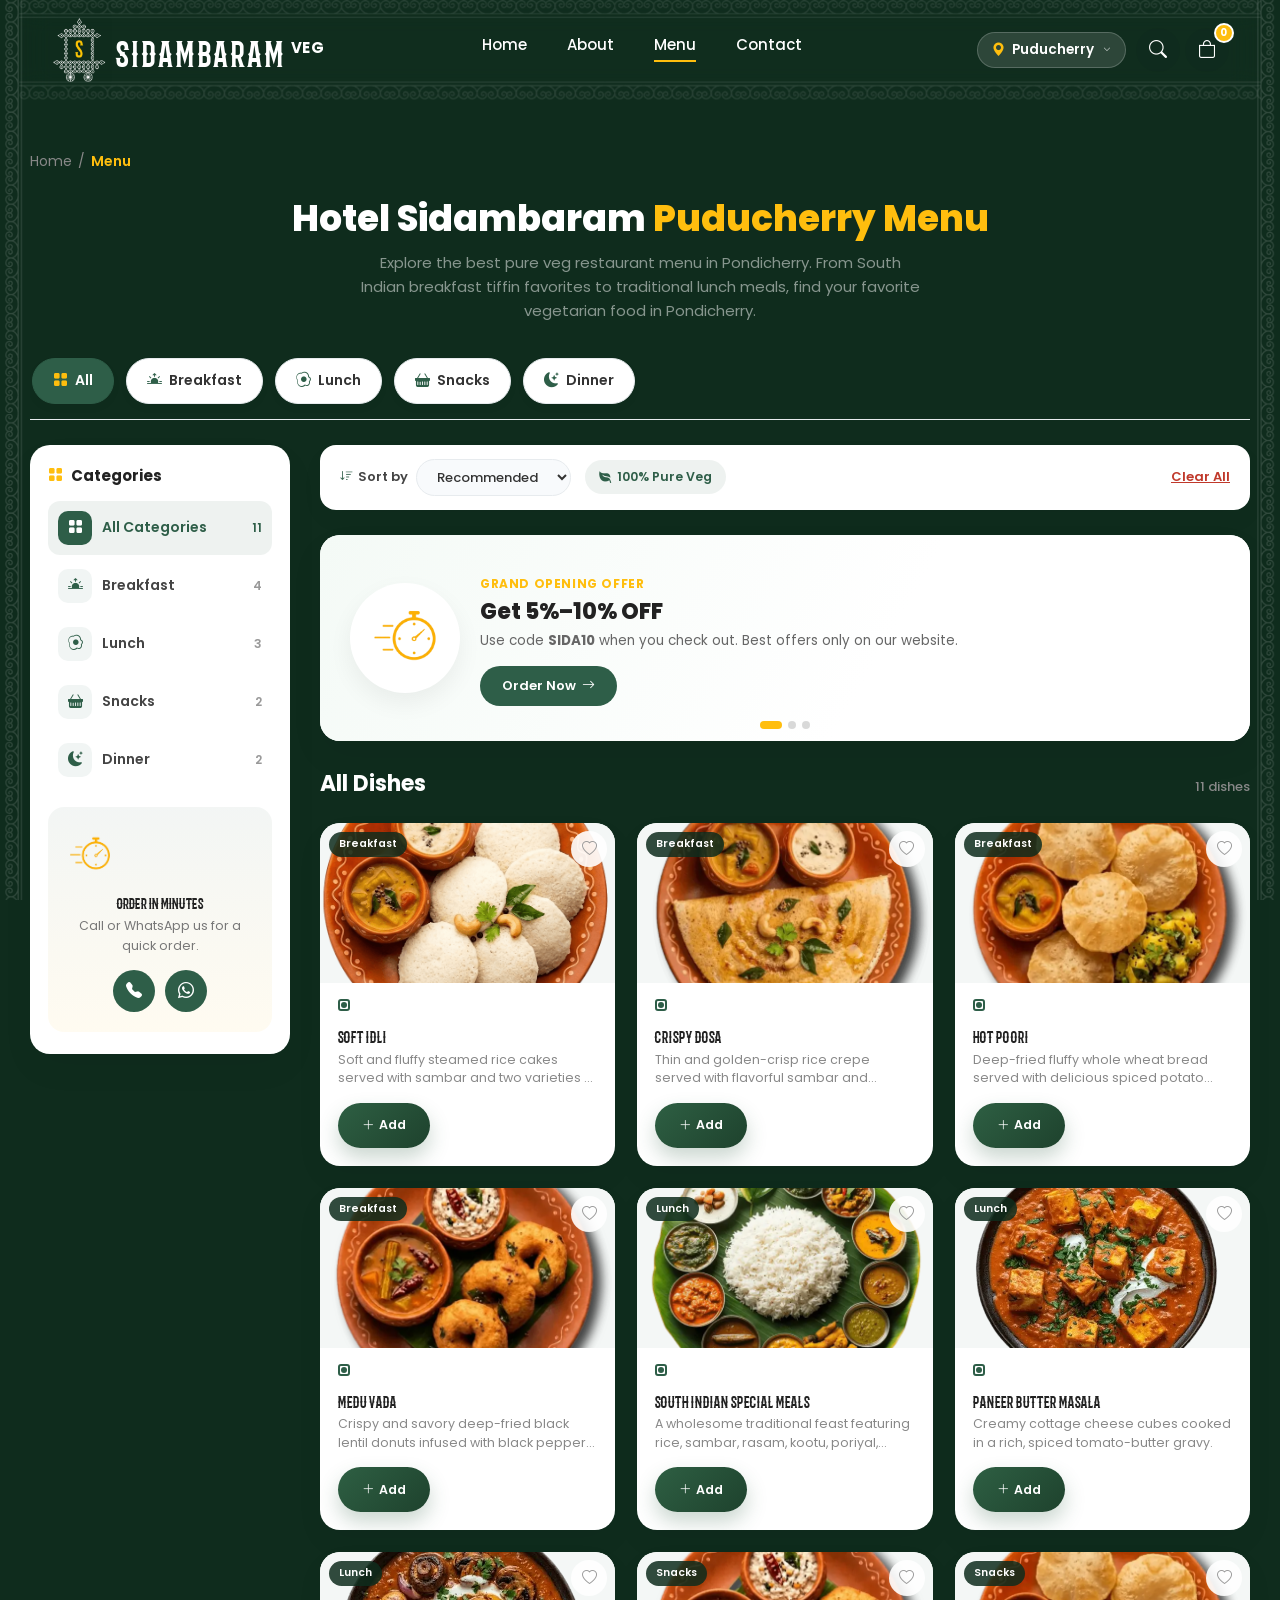
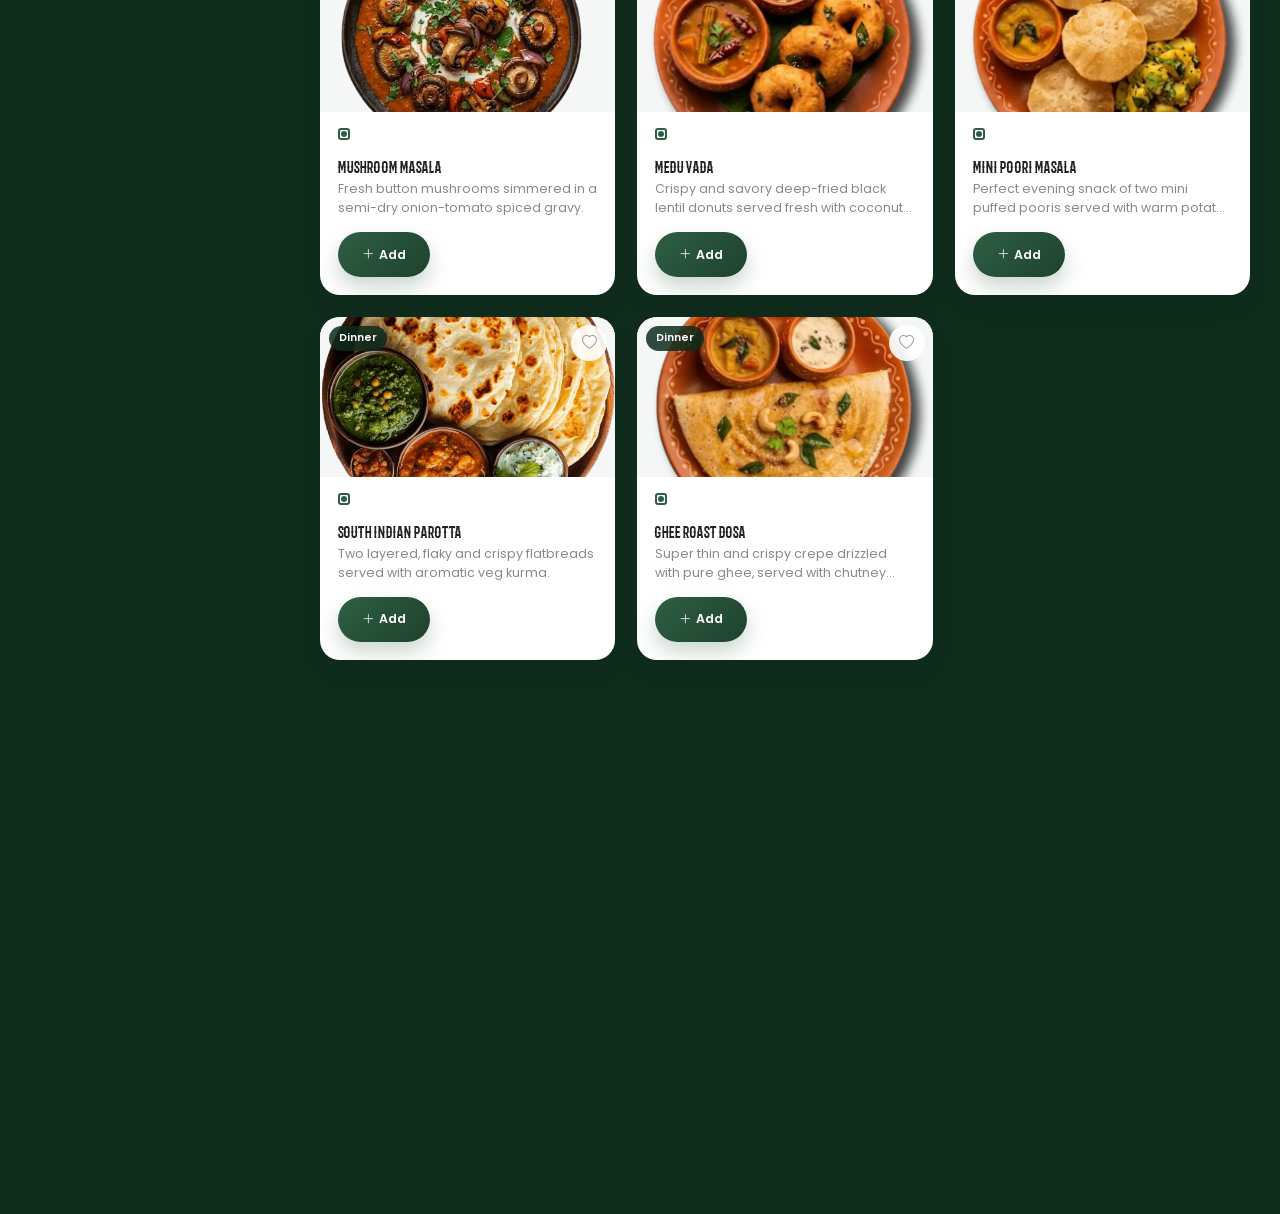
<file: menu.html>
<!doctype html>
<html lang="en-IN">
  <head>
    <!-- Google tag (gtag.js) -->
    <script async src="https://www.googletagmanager.com/gtag/js?id=G-KMJ18GVMT1"></script>
    <script>
      window.dataLayer = window.dataLayer || [];
      function gtag() {
        dataLayer.push(arguments);
      }
      gtag('js', new Date());

      gtag('config', 'G-KMJ18GVMT1');
    </script>
    <meta charset="UTF-8" />
    <meta name="viewport" content="width=device-width, initial-scale=1.0" />
    <meta http-equiv="content-language" content="en-IN" />
    <link rel="preconnect" href="https://fonts.googleapis.com" />
    <link rel="preconnect" href="https://fonts.gstatic.com" crossorigin />
    <title>Our Menu | Hotel Sidambaram | Best Veg Restaurant in Pondicherry</title>
    <meta name="description" content="Explore the Hotel Sidambaram Pondicherry menu. The finest vegetarian food in Pondicherry, offering South Indian breakfast, lunch meals, and dinner at our family restaurant." />
    <link rel="canonical" href="https://www.hotelsidambaram.com/menu.html" />
    <meta name="robots" content="index, follow" />
    <meta property="og:type" content="website" />
    <meta property="og:title" content="Our Menu | Hotel Sidambaram | Pure Veg Restaurant in Pondicherry" />
    <meta property="og:description" content="Explore the Hotel Sidambaram Pondicherry menu. The finest vegetarian food in Pondicherry, offering South Indian breakfast, lunch meals, and dinner." />
    <meta property="og:image" content="https://www.hotelsidambaram.com/assets/img/logo-seo-frame.jpg" />
    <meta property="og:image:width" content="1200" />
    <meta property="og:image:height" content="630" />
    <meta property="og:image:alt" content="Hotel Sidambaram — pure veg restaurant in Pondicherry" />
    <meta property="og:url" content="https://www.hotelsidambaram.com/menu.html" />
    <meta property="og:site_name" content="Hotel Sidambaram" />
    <meta property="og:locale" content="en_IN" />
    <meta name="twitter:card" content="summary_large_image" />
    <meta name="twitter:site" content="@HotelSidambaram" />
    <meta name="twitter:title" content="Our Menu | Hotel Sidambaram | Pure Veg Restaurant in Pondicherry" />
    <meta name="twitter:description" content="Explore the Hotel Sidambaram Pondicherry menu. South Indian breakfast, lunch meals, and dinner at our family restaurant." />
    <meta name="twitter:image" content="https://www.hotelsidambaram.com/assets/img/logo-seo-frame.jpg" />
    <script type="application/ld+json">
      {
        "@context": "https://schema.org",
        "@type": "BreadcrumbList",
        "itemListElement": [
          { "@type": "ListItem", "position": 1, "name": "Home", "item": "https://www.hotelsidambaram.com/" },
          { "@type": "ListItem", "position": 2, "name": "Menu", "item": "https://www.hotelsidambaram.com/menu.html" }
        ]
      }
    </script>
    <script type="application/ld+json">
      {
        "@context": "https://schema.org",
        "@type": "Menu",
        "name": "Hotel Sidambaram Full Menu",
        "url": "https://www.hotelsidambaram.com/menu.html",
        "inLanguage": "en-IN",
        "hasMenuSection": [
          {
            "@type": "MenuSection",
            "name": "Breakfast",
            "hasMenuItem": [
              { "@type": "MenuItem", "name": "Soft Idli", "description": "Soft and fluffy steamed rice cakes served with sambar and two varieties of chutneys.", "suitableForDiet": "https://schema.org/VegetarianDiet" },
              { "@type": "MenuItem", "name": "Crispy Dosa", "description": "Thin and golden-crisp rice crepe served with flavorful sambar and chutneys.", "suitableForDiet": "https://schema.org/VegetarianDiet" },
              { "@type": "MenuItem", "name": "Hot Poori", "description": "Deep-fried fluffy whole wheat bread served with delicious spiced potato masala.", "suitableForDiet": "https://schema.org/VegetarianDiet" },
              { "@type": "MenuItem", "name": "Medu Vada", "description": "Crispy and savory deep-fried black lentil donuts infused with black pepper and curry leaves.", "suitableForDiet": "https://schema.org/VegetarianDiet" }
            ]
          },
          {
            "@type": "MenuSection",
            "name": "Lunch",
            "hasMenuItem": [
              { "@type": "MenuItem", "name": "South Indian Special Meals", "description": "A wholesome traditional feast featuring rice, sambar, rasam, kootu, poriyal, appalam, and curd.", "suitableForDiet": "https://schema.org/VegetarianDiet" },
              { "@type": "MenuItem", "name": "Paneer Butter Masala", "description": "Creamy cottage cheese cubes cooked in a rich, spiced tomato-butter gravy.", "suitableForDiet": "https://schema.org/VegetarianDiet" },
              { "@type": "MenuItem", "name": "Mushroom Masala", "description": "Fresh button mushrooms simmered in a semi-dry onion-tomato spiced gravy.", "suitableForDiet": "https://schema.org/VegetarianDiet" }
            ]
          },
          {
            "@type": "MenuSection",
            "name": "Snacks",
            "hasMenuItem": [
              { "@type": "MenuItem", "name": "Medu Vada", "description": "Crispy and savory deep-fried black lentil donuts served fresh with coconut chutney.", "suitableForDiet": "https://schema.org/VegetarianDiet" },
              { "@type": "MenuItem", "name": "Mini Poori Masala", "description": "Perfect evening snack of two mini puffed pooris served with warm potato masala.", "suitableForDiet": "https://schema.org/VegetarianDiet" }
            ]
          },
          {
            "@type": "MenuSection",
            "name": "Dinner",
            "hasMenuItem": [
              { "@type": "MenuItem", "name": "South Indian Parotta", "description": "Two layered, flaky and crispy flatbreads served with aromatic veg kurma.", "suitableForDiet": "https://schema.org/VegetarianDiet" },
              { "@type": "MenuItem", "name": "Ghee Roast Dosa", "description": "Super thin and crispy crepe drizzled with pure ghee, served with chutney and sambar.", "suitableForDiet": "https://schema.org/VegetarianDiet" }
            ]
          }
        ]
      }
    </script>
    <link rel="icon" type="image/x-icon" href="assets/img/sidambaram-logo-ico.ico" />
    <link rel="preload" as="font" type="font/woff2" crossorigin href="assets/icons/bootstrap-icon/fonts/bootstrap-icons.woff2?e34853135f9e39acf64315236852cd5a" />
    <link rel="preload" as="font" type="font/ttf" crossorigin href="assets/font/Barbaro%20Western.ttf" />
    <link rel="prefetch" href="food-order-details.html" />
    <meta name="theme-color" content="#0f2c1d" />
    <link href="https://fonts.googleapis.com/css2?family=Poppins:wght@300;400;500;600;700;800&family=Montserrat:wght@700;800&display=swap" rel="stylesheet" media="print" onload="this.media = 'all'" />
    <noscript>
      <link href="https://fonts.googleapis.com/css2?family=Poppins:wght@300;400;500;600;700;800&family=Montserrat:wght@700;800&display=swap" rel="stylesheet" />
    </noscript>
    <link rel="stylesheet" href="assets/css/bootstrap.min.css" />
    <link rel="stylesheet" href="assets/icons/bootstrap-icon/bootstrap-icons.min.css" />
    <link rel="stylesheet" href="assets/css/style.css" />
    <link rel="stylesheet" href="assets/css/animate.min.css" media="print" onload="this.media = 'all'" />
    <noscript>
      <link rel="stylesheet" href="assets/css/animate.min.css" />
    </noscript>
  </head>
  <body>
    <!-- SECTION: Header / Navigation -->
    <header class="header pattern-bg" id="main-header">
      <div class="header-container">
        <!-- Logo -->
        <a href="index.html" class="logo d-flex align-content-center align-items-center" id="nav-logo">
          <img class="img-fluid animate__animated animate__slideInLeft" style="--animate-duration: 3s" src="assets/img/sidambaram-logo-icon.webp" alt="Hotel Sidambaram logo" width="60" fetchpriority="high" />
          <div class="d-flex flex-column text-start ms-2">
            <!-- <span class="fw-normal" style="color: white; font-size: 1.2rem; letter-spacing: 1px; line-height: 1; margin-bottom: 1px; font-family: var(--font-primary) !important">Hotel</span> -->
            <div class="d-flex align-items-center gap-2 flex-wrap position-relative">
              <span class="display-4 mb-0" style="color: white; letter-spacing: 2px; line-height: 1">Sidambaram</span>
              <div class="badge1 veg">
                <span class="label">Veg</span>
                <!-- <span class="veg-badge"><i class="bi bi-circle-fill"></i></span> -->
              </div>
            </div>
          </div>
        </a>

        <!-- Nav Links -->
        <nav class="nav-menu" id="navigation-menu">
          <!-- Mobile Location Dropdown (top of the slide-out menu) -->
          <div class="location-dropdown d-block d-md-none mb-5" id="mobile-location-dropdown-wrapper">
            <button class="location-btn w-100 justify-content-between" id="mobile-location-btn" aria-label="Select location" aria-haspopup="listbox" aria-expanded="false">
              <span>
                <i class="bi bi-geo-alt-fill text-warning me-2"></i>
                <span class="selected-state" id="mobile-selected-state">Puducherry</span>
              </span>
              <i class="bi bi-chevron-down ms-1" style="font-size: 0.75rem"></i>
            </button>
            <div class="location-menu w-100" id="mobile-location-menu" style="right: auto; left: 0; min-width: 100%">
              <div class="location-menu-header">Select State</div>
              <button class="location-option" data-state="Puducherry" data-lat="11.9416" data-lon="79.8083">Puducherry</button>
              <button class="location-option" data-state="Tamil Nadu" data-lat="11.1271" data-lon="78.6569">Tamil Nadu</button>
              <button class="location-option" data-state="Karnataka" data-lat="15.3173" data-lon="75.7139">Karnataka</button>
              <button class="location-option" data-state="Kerala" data-lat="10.8505" data-lon="76.2711">Kerala</button>
              <button class="location-option" data-state="Andhra Pradesh" data-lat="15.9129" data-lon="79.7400">Andhra Pradesh</button>
              <button class="location-option" data-state="Telangana" data-lat="18.1124" data-lon="79.0193">Telangana</button>
              <button class="location-option" data-state="Maharashtra" data-lat="19.7515" data-lon="75.7139">Maharashtra</button>
            </div>
          </div>

          <ul class="nav-list">
            <li class="nav-item"><a href="index.html#hero-slider-section" class="nav-link" id="link-home">Home</a></li>
            <li class="nav-item"><a href="index.html#salad-promo" class="nav-link" id="link-about">About</a></li>
            <li class="nav-item"><a href="menu.html" class="nav-link active" id="link-recipe">Menu</a></li>
            <li class="nav-item"><a href="index.html#order" class="nav-link" id="link-contact">Contact</a></li>
          </ul>
        </nav>

        <!-- Action Icons -->
        <div class="header-actions">
          <!-- Location Dropdown (Desktop / Tablet only) -->
          <div class="location-dropdown d-none d-md-block" id="location-dropdown">
            <button class="location-btn" id="location-btn" aria-label="Select location" aria-haspopup="listbox" aria-expanded="false">
              <i class="bi bi-geo-alt-fill text-warning"></i>
              <span class="selected-state" id="selected-state">Puducherry</span>
              <i class="bi bi-chevron-down ms-1" style="font-size: 0.75rem"></i>
            </button>
            <div class="location-menu" id="location-menu">
              <div class="location-menu-header">Select State</div>
              <button class="location-option" data-state="Puducherry" data-lat="11.9416" data-lon="79.8083">Puducherry</button>
              <button class="location-option" data-state="Tamil Nadu" data-lat="11.1271" data-lon="78.6569">Tamil Nadu</button>
              <button class="location-option" data-state="Karnataka" data-lat="15.3173" data-lon="75.7139">Karnataka</button>
              <button class="location-option" data-state="Kerala" data-lat="10.8505" data-lon="76.2711">Kerala</button>
              <button class="location-option" data-state="Andhra Pradesh" data-lat="15.9129" data-lon="79.7400">Andhra Pradesh</button>
              <button class="location-option" data-state="Telangana" data-lat="18.1124" data-lon="79.0193">Telangana</button>
              <button class="location-option" data-state="Maharashtra" data-lat="19.7515" data-lon="75.7139">Maharashtra</button>
            </div>
          </div>

          <button class="action-btn" id="browseSearchBtn" aria-label="Search dishes (Ctrl+K)" title="Search dishes (Ctrl+K)">
            <i class="bi bi-search"></i>
          </button>
          <button class="action-btn cart-btn" id="cart-btn" aria-label="Shopping cart">
            <i class="bi bi-bag"></i>
            <span class="cart-count">0</span>
          </button>
          <!-- Hamburger Menu for Mobile -->
          <button class="hamburger" id="mobile-menu-toggle" aria-label="Toggle navigation menu" aria-expanded="false" aria-controls="navigation-menu">
            <span class="bar"></span>
            <span class="bar"></span>
            <span class="bar"></span>
          </button>
        </div>
      </div>
    </header>

    <!-- SECTION: Browse Menu -->
    <main class="browse-menu-page">
      <img class="pattern-border left" src="./assets/img/rangoli-border-left-1.webp" alt="" width="46" height="2505" />
      <img class="pattern-border right" src="./assets/img/rangoli-border-right-1.webp" alt="" width="46" height="2505" />

      <div class="browse-menu-wrap px-5 px-md-5">
        <nav class="checkout-breadcrumb">
          <a href="index.html">Home</a>
          <span>/</span>
          <span class="current">Menu</span>
        </nav>

        <div class="browse-menu-header">
          <h1>
            <span class="text-white">Hotel Sidambaram</span>
            <span class="highlight">Puducherry Menu</span>
          </h1>
          <p class="text-white-50">Explore the best pure veg restaurant menu in Pondicherry. From South Indian breakfast tiffin favorites to traditional lunch meals, find your favorite vegetarian food in Pondicherry.</p>
        </div>

        <!-- Category Pill Row -->
        <div class="browse-category-pills" id="browseCategoryPills" role="tablist" aria-label="Menu categories"></div>

        <div class="browse-menu-layout">
          <!-- Sidebar -->
          <aside class="browse-sidebar" id="browseSidebar">
            <h2 class="browse-sidebar-title">
              <i class="bi bi-grid-fill"></i>
              <span>Categories</span>
            </h2>
            <ul class="browse-category-list" id="browseCategoryList"></ul>

            <div class="browse-sidebar-callout">
              <img src="assets/img/order-in-minutes.webp" alt="" width="56" height="56" loading="lazy" />
              <h3>Order In Minutes</h3>
              <p>Call or WhatsApp us for a quick order.</p>
              <div class="browse-sidebar-callout-actions">
                <a href="tel:+917418790909" aria-label="Call to order"><i class="bi bi-telephone-fill"></i></a>
                <a href="https://wa.me/917418790909" target="_blank" aria-label="Order on WhatsApp"><i class="bi bi-whatsapp"></i></a>
              </div>
            </div>
          </aside>

          <!-- Main Content -->
          <div class="browse-main">
            <!-- Filters Bar -->
            <div class="browse-filters-bar">
              <div class="browse-filter-group">
                <label for="browseSortSelect">
                  <i class="bi bi-sort-down"></i>
                  Sort by
                </label>
                <select id="browseSortSelect">
                  <option value="recommended">Recommended</option>
                  <option value="name-asc">Name: A-Z</option>
                </select>
              </div>
              <span class="browse-veg-badge">
                <i class="bi bi-leaf-fill"></i>
                100% Pure Veg
              </span>
              <button type="button" class="browse-clear-btn" id="browseClearFiltersBtn">Clear All</button>
            </div>

            <!-- Promo Banner Carousel -->
            <div class="browse-promo-carousel" id="browsePromoCarousel">
              <div class="browse-promo-track" id="browsePromoTrack">
                <div class="browse-promo-slide">
                  <div class="browse-promo-img">
                    <img src="assets/img/order-in-minutes.webp" alt="Grand opening offer" loading="lazy" />
                  </div>
                  <div class="browse-promo-content">
                    <span class="browse-promo-badge">Grand Opening Offer</span>
                    <h3>Get 5%&ndash;10% OFF</h3>
                    <p>
                      Use code
                      <strong>SIDA10</strong>
                      when you check out. Best offers only on our website.
                    </p>
                    <a href="#browseProductGrid" class="browse-promo-cta">
                      Order Now
                      <i class="bi bi-arrow-right"></i>
                    </a>
                  </div>
                </div>
                <div class="browse-promo-slide">
                  <div class="browse-promo-img">
                    <img src="assets/img/people-icon-design-group-fill.webp" alt="Catering and bulk orders" loading="lazy" />
                  </div>
                  <div class="browse-promo-content">
                    <span class="browse-promo-badge">Catering &amp; Bulk Orders</span>
                    <h3>Perfect for Events</h3>
                    <p>Family functions, office parties and special events — customised menus available.</p>
                    <a href="https://wa.me/917418790909" target="_blank" class="browse-promo-cta">
                      Enquire on WhatsApp
                      <i class="bi bi-arrow-right"></i>
                    </a>
                  </div>
                </div>
                <div class="browse-promo-slide">
                  <div class="browse-promo-img">
                    <img src="assets/img/sidambaram-veg-meals.webp" alt="Fresh daily thalis" loading="lazy" />
                  </div>
                  <div class="browse-promo-content">
                    <span class="browse-promo-badge">100% Pure Veg</span>
                    <h3>Fresh Daily Thalis</h3>
                    <p>Traditional South Indian meals made fresh every day with hand-ground spices.</p>
                    <a href="tel:+917418790909" class="browse-promo-cta">
                      Call to Order
                      <i class="bi bi-arrow-right"></i>
                    </a>
                  </div>
                </div>
              </div>
              <div class="browse-promo-dots" id="browsePromoDots"></div>
            </div>

            <!-- Results -->
            <div class="browse-results-heading">
              <h2 id="browseResultsTitle">All Dishes</h2>
              <span class="browse-results-count" id="browseResultsCount"></span>
            </div>

            <div class="browse-product-grid" id="browseProductGrid"></div>

            <div class="browse-empty-state d-none" id="browseEmptyState">
              <i class="bi bi-emoji-frown"></i>
              <p>No dishes match your filters.</p>
              <button type="button" id="browseEmptyClearBtn" class="btn salad-btn">Clear Filters</button>
            </div>
          </div>
        </div>
      </div>
    </main>

    <!-- SECTION: Footer -->
    <footer class="container-fluid footer pt-5 pb-4 position-relative overflow-hidden" style="background-color: #0f2c1d; color: #f8fafc; font-family: var(--font-primary)">
      <div class="footer-bg-image" data-aos="slide-up" data-aos-duration="1200"></div>
      <div class="container position-relative z-1">
        <div class="row px-4 px-md-0 g-4">
          <!-- Logo and About -->
          <div class="col-lg-4 col-md-6 pe-lg-4">
            <a href="index.html" class="logo d-flex align-items-center mb-4 text-decoration-none">
              <img src="assets/img/sidambaram-logo-icon.webp" alt="Hotel Sidambaram logo" width="49" height="65" class="me-3" loading="lazy" />
              <div class="d-flex flex-column text-start position-relative">
                <!-- <span class="fw-normal" style="color: white; font-size: 1.2rem; letter-spacing: 1px; line-height: 1; margin-bottom: 1px; font-family: var(--font-primary) !important">Hotel</span> -->
                <h3 class="mb-0 fw-bold display-3" style="color: white; letter-spacing: 1.5px; font-family: var(--font-header)">Sidambaram</h3>
                <div class="badge1 veg">
                  <span class="label">Veg</span>
                  <!-- <span class="veg-badge"><i class="bi bi-circle-fill"></i></span> -->
                </div>
              </div>
            </a>
            <p class="fw-bold fs-3 mb-3 text-start" style="color: #ffbe0e; letter-spacing: 1.5px; text-transform: uppercase">Pure Veg Restaurant in Pondicherry</p>
            <p class="mb-4" style="opacity: 0.9; line-height: 1.8; font-size: 1.3rem; text-align: justify">Hotel Sidambaram Puducherry is your ultimate destination for authentic, 100% pure vegetarian food in Pondicherry. We serve fresh South Indian meals, breakfast tiffin varieties, and family dinner favorites prepared daily with premium ingredients.</p>
            <div class="d-flex flex-wrap gap-2">
              <span class="badge rounded-pill px-3 py-2" style="background-color: rgba(255, 255, 255, 0.1); border: 1px solid rgba(255, 255, 255, 0.2)">
                <i class="bi bi-leaf-fill text-white me-1"></i>
                100% Pure Veg
              </span>
              <span class="badge rounded-pill px-3 py-2" style="background-color: rgba(255, 255, 255, 0.1); border: 1px solid rgba(255, 255, 255, 0.2)">
                <i class="bi bi-people-fill text-white me-1"></i>
                Family Seating
              </span>
              <span class="badge rounded-pill px-3 py-2" style="background-color: rgba(255, 255, 255, 0.1); border: 1px solid rgba(255, 255, 255, 0.2)">
                <i class="bi bi-bag-fill text-white me-1"></i>
                Takeaway
              </span>
              <span class="badge rounded-pill px-3 py-2" style="background-color: rgba(255, 255, 255, 0.1); border: 1px solid rgba(255, 255, 255, 0.2)">
                <i class="bi bi-bell-fill text-white me-1"></i>
                Catering
              </span>
            </div>
          </div>

          <!-- Quick Links -->
          <div class="col-lg-3 col-md-6 offset-lg-1">
            <h2 class="fw-bold fs-3 mb-4 position-relative text-start" style="color: #ffbe0e; font-family: var(--font-header); letter-spacing: 1px">Quick Links</h2>
            <ul class="list-unstyled footer-links" style="line-height: 2">
              <li class="mb-3 text-start">
                <a href="menu.html" class="text-white text-decoration-none d-inline-flex align-items-center">
                  <i class="bi bi-chevron-right me-2" style="font-size: 0.8rem; color: #ffbe0e"></i>
                  Menu
                </a>
              </li>
              <li class="mb-3 text-start">
                <a href="index.html#" class="text-white text-decoration-none d-inline-flex align-items-center" data-bs-toggle="modal" data-bs-target="#menuPopupModal">
                  <i class="bi bi-chevron-right me-2" style="font-size: 0.8rem; color: #ffbe0e"></i>
                  Delicacies
                </a>
              </li>
              <li class="mb-3 text-start">
                <a href="index.html#order" class="text-white text-decoration-none d-inline-flex align-items-center">
                  <i class="bi bi-chevron-right me-2" style="font-size: 0.8rem; color: #ffbe0e"></i>
                  Order Now
                </a>
              </li>
              <li class="mb-3 text-start">
                <a href="index.html#salad-promo" class="text-white text-decoration-none d-inline-flex align-items-center">
                  <i class="bi bi-chevron-right me-2" style="font-size: 0.8rem; color: #ffbe0e"></i>
                  About Us
                </a>
              </li>
            </ul>
          </div>

          <!-- Visit Us -->
          <div class="col-lg-4 col-md-12">
            <h2 class="fw-bold mb-4 fs-3 position-relative" style="color: #ffbe0e; font-family: var(--font-header); letter-spacing: 1px">Visit Us</h2>
            <div class="mb-4">
              <div class="d-flex mb-3 align-items-start">
                <div class="me-3 mt-1 text-center flex-shrink-0" style="width: 24px">
                  <i class="bi bi-geo-alt-fill" style="color: #ffbe0e; font-size: 1.2rem"></i>
                </div>
                <div>
                  <a href="https://maps.app.goo.gl/H2i1bcYduYyuCcJi8" target="_blank" class="text-decoration-none text-start contact-info-link">
                    <p class="mb-0 text-white-50" style="font-size: 1.3rem">
                      Block No 7, Ward F, Dr Ambedkar Salai, Nethaji Nagar, Uppalam,
                      <br />
                      Puducherry - 605001, Union Territory of Puducherry
                    </p>
                  </a>
                </div>
              </div>
              <div class="d-flex mb-3 align-items-start">
                <div class="me-3 mt-1 text-center flex-shrink-0" style="width: 24px">
                  <i class="bi bi-clock-fill" style="color: #ffbe0e; font-size: 1.2rem"></i>
                </div>
                <div>
                  <p class="mb-0 text-white-50" style="font-size: 1.3rem">Open daily &middot; 7:00 AM &ndash; 11:00 PM</p>
                </div>
              </div>
              <div class="d-flex mb-3 align-items-start">
                <div class="me-3 mt-1 text-center flex-shrink-0" style="width: 24px">
                  <i class="bi bi-telephone-fill" style="color: #ffbe0e; font-size: 1.2rem"></i>
                </div>
                <div>
                  <a href="tel:+917418790909" class="text-decoration-none text-start contact-info-link">
                    <p class="mb-0 text-white-50" style="font-size: 1.3rem">+91 74187 90909</p>
                    <p class="mb-0 text-white-50" style="font-size: 1.3rem">+91 74188 90909</p>
                  </a>
                </div>
              </div>
            </div>

            <!-- Social Media -->
            <div class="d-flex flex-wrap gap-3 social-icons mt-4 pt-2">
              <a href="https://www.facebook.com/share/1CwSnw3uoG/" target="_blank" aria-label="Facebook" class="facebook-icon d-inline-flex align-items-center justify-content-center text-white text-decoration-none rounded-circle" style="width: 40px; height: 40px; background-color: rgba(255, 255, 255, 0.1)">
                <i class="bi bi-facebook fs-5"></i>
              </a>
              <a href="https://www.instagram.com/hotelsidambaram/" target="_blank" aria-label="Instagram" class="instagram-icon d-inline-flex align-items-center justify-content-center text-white text-decoration-none rounded-circle" style="width: 40px; height: 40px; background-color: rgba(255, 255, 255, 0.1)">
                <i class="bi bi-instagram fs-5"></i>
              </a>
              <a href="https://www.youtube.com/@HotelSidambaram" target="_blank" aria-label="YouTube" class="youtube-icon d-inline-flex align-items-center justify-content-center text-white text-decoration-none rounded-circle" style="width: 40px; height: 40px; background-color: rgba(255, 255, 255, 0.1)">
                <i class="bi bi-youtube fs-5"></i>
              </a>
              <a href="https://www.threads.com/@hotelsidambaram" target="_blank" aria-label="Threads" class="threads-icon d-inline-flex align-items-center justify-content-center text-white text-decoration-none rounded-circle" style="width: 40px; height: 40px; background-color: rgba(255, 255, 255, 0.1)">
                <i class="bi bi-threads fs-5"></i>
              </a>
              <a href="https://x.com/hotelsidambaram" target="_blank" aria-label="Twitter X" class="twitter-icon d-inline-flex align-items-center justify-content-center text-white text-decoration-none rounded-circle" style="width: 40px; height: 40px; background-color: rgba(255, 255, 255, 0.1)">
                <i class="bi bi-twitter-x fs-5"></i>
              </a>
              <a href="https://www.pinterest.com/hotelsidambaram/" target="_blank" aria-label="Pinterest" class="pinterest-icon d-inline-flex align-items-center justify-content-center text-white text-decoration-none rounded-circle" style="width: 40px; height: 40px; background-color: rgba(255, 255, 255, 0.1)">
                <i class="bi bi-pinterest fs-5"></i>
              </a>
            </div>
          </div>
        </div>
      </div>
      <div class="container mt-5 pt-4 border-top" style="border-color: rgba(255, 255, 255, 0.1) !important">
        <div class="row px-4 px-md-0 align-items-center">
          <div class="col-md-6 text-center text-md-start mb-0">
            <p class="mb-0 text-white-50" style="font-size: 1.2rem">
              &copy;
              <span id="current-year">2026</span>
              Hotel Sidambaram. All Rights Reserved.
            </p>
          </div>
          <div class="col-md-6 text-center text-md-end">
            <p class="mb-0 text-white-50" style="font-size: 1.2rem">Designed for 100% Pure Veg Lovers</p>
          </div>
        </div>
      </div>
    </footer>

    <!-- SECTION: Advanced Dish Search Modal (Algolia-style) -->
    <div class="modal fade dish-search-modal" id="dishSearchModal" tabindex="-1" aria-label="Search dishes" aria-hidden="true">
      <div class="modal-dialog">
        <div class="modal-content dish-search-panel">
          <form class="dish-search-header" role="search" onsubmit="return false;">
            <i class="bi bi-search dish-search-icon" aria-hidden="true"></i>
            <input type="search" class="dish-search-input" id="dishSearchInput" placeholder="Search dishes… e.g. dosa, paneer, meals" aria-label="Search dishes" autocomplete="off" autocorrect="off" autocapitalize="off" spellcheck="false" enterkeyhint="search" role="combobox" aria-expanded="true" aria-controls="dishSearchResults" />
            <button type="button" class="dish-search-clear d-none" id="dishSearchClearBtn" aria-label="Clear search query">
              <i class="bi bi-x-circle-fill"></i>
            </button>
            <button type="button" class="dish-search-esc" data-bs-dismiss="modal" aria-label="Close search">esc</button>
          </form>

          <div class="dish-search-body" id="dishSearchResults" role="listbox" aria-label="Search results"></div>

          <div class="dish-search-footer">
            <span class="dish-search-hint">
              <kbd><i class="bi bi-arrow-return-left"></i></kbd>
              to select
            </span>
            <span class="dish-search-hint">
              <kbd><i class="bi bi-arrow-up"></i></kbd>
              <kbd><i class="bi bi-arrow-down"></i></kbd>
              to navigate
            </span>
            <span class="dish-search-hint">
              <kbd>esc</kbd>
              to close
            </span>
            <span class="dish-search-brand">
              <i class="bi bi-leaf-fill"></i>
              Hotel Sidambaram
            </span>
          </div>
        </div>
      </div>
    </div>

    <!-- bootstrap cdn js -->
    <script src="assets/js/bootstrap.bundle.min.js" defer></script>
    <!-- Main JavaScript File -->
    <script src="assets/js/script.js" defer></script>
  </body>
</html>
</file>
<file: assets/css/style.css>
/* ==========================================================================
   STYLE SHEET: HOTEL SIDAMBARAM FOOD LANDING PAGE
   ========================================================================== */

@font-face {
  font-family: 'Grandiosity';
  /* src: url('../font/grandiosity.bold.ttf') format('truetype'); */
  src: url('../font/Barbaro\ Western.ttf') format('truetype');
  font-weight: 700;
  font-style: normal;
  font-display: swap;
}

/* --------------------------------------------------------------------------
   1. DESIGN SYSTEM & CSS VARIABLES
   -------------------------------------------------------------------------- */
:root {
  /* Color Palette */
  --color-bg-primary: #ffffff;
  --color-bg-secondary: #f8fafc;
  --color-text-primary: #0f172a; /* Deep slate (almost black) */
  --color-text-secondary: #475569; /* Muted slate-gray */
  --color-price-red: #ffbe0e; /* Vibrant red for price tags */
  --color-white: #ffffff;

  /* Active Slide Accent - Updated dynamically via JS */
  --color-accent: #2e5e48; /* Default Emerald Green */
  --color-accent-light: rgba(16, 185, 129, 0.1);
  --color-blob-primary: rgba(16, 185, 129, 0.15);

  /* Typography */
  --font-primary: 'Poppins', sans-serif;
  --font-header: 'Grandiosity', sans-serif;

  /* Shadows */
  --shadow-plate: 0 30px 60px rgba(15, 23, 42, 0.12), 0 10px 20px rgba(15, 23, 42, 0.04);
  --shadow-nav: 0 10px 30px rgba(15, 23, 42, 0.04);
  --shadow-btn: 0 15px 30px rgba(16, 185, 129, 0.2);

  /* Header Dimensions */
  --header-height: 80px;

  /* Transitions */
  --transition-slow: 1.2s cubic-bezier(0.76, 0, 0.24, 1);
  --transition-medium: 0.5s cubic-bezier(0.25, 1, 0.5, 1);
  --transition-fast: 0.3s ease;
}

/* --------------------------------------------------------------------------
   2. GENERAL RESET & BASE STYLES
   -------------------------------------------------------------------------- */
*,
*::before,
*::after {
  margin: 0;
  padding: 0;
  box-sizing: border-box;
}

html {
  font-size: 62.5%; /* 1rem = 10px */
  scroll-padding-top: 100px;
}

body {
  font-family: var(--font-primary);
  font-size: 1.6rem;
  line-height: 1.6;
  color: var(--color-text-primary);
  background-color: var(--color-bg-primary);
  -webkit-font-smoothing: antialiased;
}

h1,
h2,
h3,
h4,
h5,
h6 {
  font-family: var(--font-header);
}

a {
  text-decoration: none;
  color: inherit;
}

ul {
  list-style: none;
}

img {
  max-width: 100%;
  height: auto;
  display: block;
}

button {
  background: none;
  border: none;
  cursor: pointer;
  font-family: inherit;
  outline: none;
}

/* --------------------------------------------------------------------------
   3. PRELOADER (LOADING SCREEN)
   -------------------------------------------------------------------------- */
.preloader {
  position: fixed;
  top: 0;
  left: 0;
  width: 100vw;
  height: 100vh;
  background-color: var(--color-bg-primary);
  display: flex;
  justify-content: center;
  align-items: center;
  z-index: 9999;
  transition:
    opacity 0.8s ease,
    visibility 0.8s ease;
}

.preloader.fade-out {
  opacity: 0;
  visibility: hidden;
}

.loader-content {
  text-align: center;
}

.spinner {
  width: 60px;
  height: 60px;
  border: 4px solid var(--color-bg-secondary);
  border-top: 4px solid #10b981; /* Default green loader */
  border-radius: 50%;
  margin: 0 auto 20px;
  animation: spin 1s linear infinite;
}

.loader-logo {
  font-family: var(--font-header);
  font-size: 3.6rem;
  font-weight: 800;
  color: var(--color-text-primary);
  letter-spacing: -1px;
}

.loader-logo .dot {
  color: #10b981;
}

.loader-subtext {
  font-size: 1.4rem;
  color: var(--color-text-secondary);
  margin-top: 8px;
  font-weight: 300;
  letter-spacing: 1px;
  text-transform: uppercase;
}

@keyframes spin {
  to {
    transform: rotate(360deg);
  }
}

/* --------------------------------------------------------------------------
   3.5. OPENING OFFER ANNOUNCEMENT BAR (STICKY TOP)
   -------------------------------------------------------------------------- */
.opening-offer-bar {
  position: fixed;
  top: 0;
  left: 0;
  width: 100%;
  z-index: 1100;
  background: linear-gradient(90deg, #b3160a 0%, #ff4d2e 28%, #ffbe0e 60%, #ff4d2e 85%, #b3160a 100%);
  background-size: 220% 100%;
  animation:
    offerBarGradient 8s ease infinite,
    offerBarFadeIn 0.7s ease;
  box-shadow: 0 4px 18px rgba(0, 0, 0, 0.18);
  overflow: hidden;
}

.opening-offer-bar.is-closed {
  transform: translateY(-100%);
  transition: transform 0.35s ease;
}

@keyframes offerBarFadeIn {
  from {
    opacity: 0;
    transform: translateY(-100%);
  }
  to {
    opacity: 1;
    transform: translateY(0);
  }
}

@keyframes offerBarGradient {
  0% {
    background-position: 0% 50%;
  }
  50% {
    background-position: 100% 50%;
  }
  100% {
    background-position: 0% 50%;
  }
}

.offer-bar-confetti {
  position: absolute;
  inset: 0;
  pointer-events: none;
}

.offer-bar-confetti span {
  position: absolute;
  top: -10px;
  width: 6px;
  height: 6px;
  border-radius: 2px;
  background: #fff;
  opacity: 0.85;
  animation: offerConfettiFall 3.2s linear infinite;
}

.offer-bar-confetti span:nth-child(1) {
  left: 6%;
  background: #fff;
  animation-delay: 0s;
  animation-duration: 2.6s;
}
.offer-bar-confetti span:nth-child(2) {
  left: 18%;
  background: #1b3d2c;
  animation-delay: 0.4s;
  animation-duration: 3.1s;
}
.offer-bar-confetti span:nth-child(3) {
  left: 32%;
  background: #ffe27a;
  animation-delay: 0.8s;
  animation-duration: 2.8s;
}
.offer-bar-confetti span:nth-child(4) {
  left: 47%;
  background: #fff;
  animation-delay: 1.1s;
  animation-duration: 3.4s;
}
.offer-bar-confetti span:nth-child(5) {
  left: 61%;
  background: #1b3d2c;
  animation-delay: 0.2s;
  animation-duration: 2.9s;
}
.offer-bar-confetti span:nth-child(6) {
  left: 74%;
  background: #ffe27a;
  animation-delay: 0.6s;
  animation-duration: 3.2s;
}
.offer-bar-confetti span:nth-child(7) {
  left: 87%;
  background: #fff;
  animation-delay: 1.3s;
  animation-duration: 2.7s;
}
.offer-bar-confetti span:nth-child(8) {
  left: 95%;
  background: #1b3d2c;
  animation-delay: 0.9s;
  animation-duration: 3.5s;
}

@keyframes offerConfettiFall {
  0% {
    top: -10px;
    transform: rotate(0deg);
    opacity: 0.9;
  }
  100% {
    top: 110%;
    transform: rotate(360deg);
    opacity: 0;
  }
}

.offer-bar-inner {
  position: relative;
  display: flex;
  align-items: center;
  gap: 1.2rem;
  max-width: 1400px;
  margin: 0 auto;
  padding: 0.7rem 2rem;
  z-index: 1;
}

.offer-bar-gift {
  flex-shrink: 0;
  display: inline-flex;
  align-items: center;
  justify-content: center;
  width: 32px;
  height: 32px;
  color: #fff;
  font-size: 1.7rem;
  animation: offerBadgeFloat 2.4s ease-in-out infinite;
  filter: drop-shadow(0 0 6px rgba(255, 255, 255, 0.6));
}

@keyframes offerBadgeFloat {
  0%,
  100% {
    transform: translateY(0) rotate(-6deg);
  }
  50% {
    transform: translateY(-5px) rotate(6deg);
  }
}

.offer-bar-marquee {
  flex: 1;
  overflow: hidden;
  white-space: nowrap;
  mask-image: linear-gradient(90deg, transparent, #000 4%, #000 96%, transparent);
  -webkit-mask-image: linear-gradient(90deg, transparent, #000 4%, #000 96%, transparent);
}

.offer-bar-track {
  display: inline-flex;
  align-items: center;
  gap: 1.4rem;
  animation: offerBarScroll 22s linear infinite;
  font-family: var(--font-primary);
  font-weight: 600;
  font-size: 1.35rem;
  color: #ffffff;
  letter-spacing: 0.02em;
  filter: drop-shadow(3px 2px 0px #4b4b4b);
}

.socialImg {
  filter: drop-shadow(-8px 10px 3px #202020);
}

@keyframes offerBarScroll {
  from {
    transform: translateX(0);
  }
  to {
    transform: translateX(-50%);
  }
}

.offer-pill {
  background: rgba(255, 255, 255, 0.22);
  border: 1px solid rgba(255, 255, 255, 0.5);
  border-radius: 30px;
  padding: 0.25rem 1rem;
  font-weight: 800;
  text-transform: uppercase;
  letter-spacing: 0.04em;
  font-size: 1.2rem;
}

.offer-shimmer {
  font-weight: 800;
  background: linear-gradient(90deg, #fff 0%, #fff7cf 25%, #fffbe6 50%, #fff7cf 75%, #fff 100%);
  background-size: 200% auto;
  -webkit-background-clip: text;
  background-clip: text;
  -webkit-text-fill-color: transparent;
  color: transparent;
  animation: offerTextShimmer 2.6s linear infinite;
}

@keyframes offerTextShimmer {
  to {
    background-position: -200% center;
  }
}

.offer-sep {
  opacity: 0.6;
}

.offer-bar-cta {
  flex-shrink: 0;
  display: inline-flex;
  align-items: center;
  gap: 0.5rem;
  background: #1b3d2c;
  color: #fff;
  font-weight: 700;
  font-size: 1.25rem;
  letter-spacing: 0.02em;
  padding: 0.6rem 1.5rem;
  border-radius: 30px;
  white-space: nowrap;
  transition: all 0.25s ease;
  box-shadow: 0 0 0 0 rgba(27, 61, 44, 0.5);
  animation: offerCtaPulse 2.4s ease-in-out infinite;
}

.offer-bar-cta:hover {
  background: #ffbe0e;
  color: #1b3d2c;
  transform: translateY(-2px);
}

@keyframes offerCtaPulse {
  0%,
  100% {
    box-shadow: 0 0 0 0 rgba(255, 255, 255, 0.35);
  }
  50% {
    box-shadow: 0 0 0 6px rgba(255, 255, 255, 0);
  }
}

.offer-bar-close {
  flex-shrink: 0;
  display: inline-flex;
  align-items: center;
  justify-content: center;
  width: 28px;
  height: 28px;
  color: rgba(255, 255, 255, 0.85);
  font-size: 1.2rem;
  border-radius: 50%;
  transition: all 0.2s ease;
}

.offer-bar-close:hover {
  background: rgba(255, 255, 255, 0.2);
  color: #fff;
}

@media (max-width: 768px) {
  .offer-bar-inner {
    padding: 0.6rem 1.2rem;
    gap: 0.8rem;
  }
  .offer-bar-track {
    font-size: 1.15rem;
  }
}

@media (max-width: 576px) {
  .offer-bar-gift {
    width: 22px;
    font-size: 1.3rem;
  }
  .offer-bar-cta {
    padding: 0.5rem 0.9rem;
    font-size: 1.05rem;
    gap: 0.3rem;
  }
  .offer-bar-cta i {
    display: none;
  }
  .offer-pill {
    font-size: 1.05rem;
    padding: 0.2rem 0.8rem;
  }
  .offer-bar-track {
    font-size: 1.05rem;
    gap: 1rem;
  }
  .offer-bar-close {
    width: 24px;
    height: 24px;
    font-size: 1rem;
  }
}

/* --------------------------------------------------------------------------
   4. STICKY GLASSMORPHISM HEADER
   -------------------------------------------------------------------------- */
.header {
  position: fixed;
  top: var(--offer-bar-height, 0px);
  left: 0;
  width: 100%;
  /* height: var(--header-height); */
  height: 100px;
  background-color: rgba(255, 255, 255, 0.7);
  z-index: 1000;
  /* border-bottom: 1px solid rgba(255, 255, 255, 0.3); */
  transition:
    background-color var(--transition-fast),
    box-shadow var(--transition-fast),
    transform var(--transition-fast),
    top var(--transition-fast);
}

.header.hidden {
  transform: translateY(-100%);
}

body {
  padding-top: var(--offer-bar-height, 0px);
  transition: padding-top var(--transition-fast);
}

.header.pattern-bg {
  /* position: relative; */
  background-color: rgba(255, 255, 255, 0);
  z-index: 999;
}
.header.pattern-bg::before {
  content: '';
  position: absolute;
  top: 50%;
  left: 50%;
  transform: translate(-50%, -50%);
  width: 97%;
  height: 100%;
  background-image: url(../img/Menu-Bg-01.webp);
  background-size: cover;
  background-position: center left;
  background-repeat: no-repeat;
  z-index: -1;
  backdrop-filter: blur(15px);
  -webkit-backdrop-filter: blur(15px);
}

.header.scrolled {
  /* background-color: rgba(255, 255, 255, 0.9); */
  box-shadow: var(--shadow-nav);
}

.landing-screen {
  background-image: url(../img/bg-dark-green-horizontal.webp);
  background-size: contain;
  background-position: center;
  background-repeat: repeat;
  min-height: 100vh;
  display: flex;
  flex-direction: column;
  align-items: center;
  justify-content: center;
  text-align: center;
  color: #fff !important;
  padding-top: 7rem;
}

.header-container {
  max-width: 1400px;
  height: 100%;
  margin: 0 auto;
  padding: 0 4rem;
  display: flex;
  justify-content: space-between;
  align-items: center;
}

/* Logo */
.logo {
  font-family: var(--font-header);
  font-size: 2.6rem;
  font-weight: 800;
  letter-spacing: -1px;
  color: var(--color-text-primary);
  transition: transform var(--transition-fast);
}

.logo:hover {
  transform: scale(1.02);
}

.logo .dot {
  color: var(--color-accent);
  transition: color var(--transition-fast);
}

/* Nav Menu */
.nav-list {
  display: flex;
  gap: 4rem;
}

.nav-link {
  font-size: 1.5rem;
  font-weight: 500;
  color: var(--color-text-secondary);
  position: relative;
  padding: 0.5rem 0;
  transition: color var(--transition-fast);
}

.nav-link::after {
  content: '';
  position: absolute;
  bottom: 0;
  left: 0;
  width: 0;
  height: 2px;
  background-color: var(--color-accent);
  transition:
    width var(--transition-fast),
    background-color var(--transition-fast);
}

.nav-link:hover,
.nav-link.active {
  color: var(--color-text-primary);
}

.pattern-bg .nav-link,
.pattern-bg .nav-link:hover,
.pattern-bg .nav-link.active {
  color: #ffffff;
}
.pattern-bg .nav-link::after {
  background-color: var(--color-price-red);
}

.nav-link.active::after,
.nav-link:hover::after {
  width: 100%;
}

/* Action Buttons */
.header-actions {
  display: flex;
  align-items: center;
  gap: 0.5rem;
}

.action-btn {
  font-size: 1.8rem;
  /* color: var(--color-text-primary); */
  color: #fff;
  width: 44px;
  height: 44px;
  border-radius: 50%;
  display: flex;
  justify-content: center;
  align-items: center;
  background-color: rgba(15, 23, 42, 0.03);
  transition:
    background-color var(--transition-fast),
    transform var(--transition-fast),
    color var(--transition-fast);
}

.action-btn:hover {
  background-color: var(--color-accent);
  color: var(--color-white);
  transform: translateY(-2px);
}

.cart-btn {
  position: relative;
}

.cart-count {
  position: absolute;
  top: -5px;
  right: -5px;
  background-color: var(--color-price-red);
  color: var(--color-white);
  font-size: 1rem;
  font-weight: 700;
  width: 20px;
  height: 20px;
  border-radius: 50%;
  display: flex;
  justify-content: center;
  align-items: center;
  border: 2px solid var(--color-bg-primary);
}

/* Mobile Hamburger Menu */
.hamburger {
  display: none;
  flex-direction: column;
  justify-content: space-between;
  width: 24px;
  height: 18px;
  z-index: 1001;
  box-sizing: content-box;
  padding: 13px 10px;
  margin: -13px -10px;
}

.hamburger .bar {
  width: 100%;
  height: 2px;
  background-color: #f09433;
  border-radius: 4px;
  transition:
    transform var(--transition-fast),
    opacity var(--transition-fast),
    background-color var(--transition-fast);
}

/* Hamburger active transformation */
.hamburger.active .bar:nth-child(1) {
  transform: translateY(8px) rotate(45deg);
}

.hamburger.active .bar:nth-child(2) {
  opacity: 0;
}

.hamburger.active .bar:nth-child(3) {
  transform: translateY(-8px) rotate(-45deg);
}

/* --------------------------------------------------------------------------
   5. BACKGROUND BLOB SHAPES (MORPHING)
   -------------------------------------------------------------------------- */
.bg-blobs {
  position: fixed;
  top: 0;
  left: 0;
  width: 100%;
  height: 100%;
  z-index: -2;
  overflow: hidden;
  pointer-events: none;
}

.blob {
  position: absolute;
  border-radius: 50%;
  filter: blur(120px);
  transition: background-color 1.5s ease;
}

.blob-1 {
  top: -10%;
  right: -5%;
  width: 55vw;
  height: 55vw;
  background-color: var(--color-blob-primary);
  animation: morphBlob1 25s ease-in-out infinite alternate;
}

.blob-2 {
  bottom: -15%;
  left: -10%;
  width: 45vw;
  height: 45vw;
  background-color: rgba(248, 250, 252, 0.9);
  animation: morphBlob2 20s ease-in-out infinite alternate;
}

@keyframes morphBlob1 {
  0% {
    border-radius: 42% 58% 70% 30% / 45% 45% 55% 55%;
    transform: translate(0, 0) scale(1);
  }
  50% {
    border-radius: 70% 30% 52% 48% / 60% 40% 60% 40%;
    transform: translate(50px, 30px) scale(1.1);
  }
  100% {
    border-radius: 50% 50% 30% 70% / 50% 60% 40% 50%;
    transform: translate(-20px, -50px) scale(0.9);
  }
}

@keyframes morphBlob2 {
  0% {
    border-radius: 50% 50% 30% 70% / 50% 60% 40% 50%;
    transform: rotate(0deg);
  }
  50% {
    border-radius: 42% 58% 70% 30% / 45% 45% 55% 55%;
    transform: rotate(90deg) translate(20px, 20px);
  }
  100% {
    border-radius: 70% 30% 52% 48% / 60% 40% 60% 40%;
    transform: rotate(180deg) translate(-10px, -20px);
  }
}

/* --------------------------------------------------------------------------
   6. FLOATING INGREDIENTS / PARALLAX PARTICLES
   -------------------------------------------------------------------------- */
.floating-ingredients-container {
  position: absolute;
  top: 0;
  left: 0;
  width: 100%;
  height: 100%;
  z-index: 0;
  pointer-events: none;
  overflow: hidden;
}

.floating-element {
  position: absolute;
  will-change: transform;
  opacity: 0.85;
  filter: blur(0.8px);
}

/* Individual particle placements & infinite floats */
.particle-leaf-1 {
  top: 20%;
  left: 70%;
  width: 50px;
  animation: float1 8s ease-in-out infinite;
}

.particle-half-tomato {
  top: 70%;
  left: 70%;
  width: 60px;
  animation: float2 10s ease-in-out infinite;
}
.particle-tomato {
  top: 77%;
  left: 68%;
  width: 46px;
  animation: float2 10s ease-in-out infinite;
}

.particle-leaf-2 {
  top: 78%;
  right: 5%;
  width: 50px;
  animation: float3 9s ease-in-out infinite;
}

.particle-chili {
  top: 15%;
  right: 4%;
  width: 50px;
  animation: float4 7s ease-in-out infinite;
}
.particle-green-chili {
  top: 15%;
  right: 35%;
  width: 50px;
  animation: float4 7s ease-in-out infinite;
}
.particle-flower-star {
  top: 16%;
  left: 10%;
  width: 40px;
  animation: float1 9s ease-in-out infinite;
}

.particle-coriander {
  top: 40%;
  left: 45%;
  width: 55px;
  animation: float3 7s ease-in-out infinite;
}

.particle-mushroom {
  top: 50%;
  right: 7%;
  width: 60px;
  animation: float2 11s ease-in-out infinite;
}

.particle-garlic {
  bottom: 10%;
  left: 5%;
  width: 45px;
  animation: float4 8s ease-in-out infinite;
}
/* Total 17 images  */
.land-part-container {
  /* position: absolute; */
  z-index: 2;
}
.land-parts {
  position: absolute;
  top: 0;
  left: 0;
  width: 100%;
  height: 100%;
  z-index: 1;
}
.land-parts:nth-child(1) {
  top: 71%;
  left: 36%;
  width: 28%;
  height: 65%;
  animation: float1 7s ease-in-out infinite;
}
.land-parts:nth-child(2) {
  top: 28%;
  left: 90%;
  width: 15%;
  height: 37%;
  animation: float1 7s ease-in-out infinite;
}
.land-parts:nth-child(3) {
  top: 6%;
  left: 44%;
  width: 16%;
  height: 30%;
  /* animation: float3 8s ease-in-out infinite; */
}
.land-parts:nth-child(4) {
  top: 85%;
  left: 29%;
  width: 4%;
  height: 22%;
  /* animation: float1 7s ease-in-out infinite; */
}
.land-parts:nth-child(5) {
  top: 9%;
  left: -4%;
  width: 10%;
  height: 22%;
  /* animation: float2 7.5s ease-in-out infinite; */
}
.land-parts:nth-child(6) {
  top: 85%;
  left: 96%;
  width: 7%;
  height: 17%;
  /* animation: float1 8.5s ease-in-out infinite; */
}
.land-parts:nth-child(7) {
  top: 11%;
  left: 65%;
  width: 5%;
  height: 11%;
  animation: float4 9s ease-in-out infinite;
}
.land-parts:nth-child(8) {
  top: 11%;
  left: 18%;
  width: 10%;
  height: 13%;
  /* animation: float3 6.5s ease-in-out infinite; */
}
.land-parts:nth-child(9) {
  top: 63%;
  left: 16%;
  width: 20%;
  height: 50%;
  /* animation: float3 7.2s ease-in-out infinite; */
}
.land-parts:nth-child(10) {
  top: 67%;
  left: 93%;
  width: 10%;
  height: 20%;
  animation: float1 7s ease-in-out infinite;
}
.land-parts:nth-child(11) {
  top: 8%;
  left: 8%;
  width: 8%;
  height: 16%;
  animation: float1 9.5s ease-in-out infinite;
}
.land-parts:nth-child(12) {
  top: 16%;
  left: 96%;
  width: 8%;
  height: 16%;
  animation: float1 7s ease-in-out infinite;
}
.land-parts:nth-child(13) {
  top: 87%;
  left: 31%;
  width: 8%;
  height: 16%;
  animation: float1 7s ease-in-out infinite;
}
.land-parts:nth-child(14) {
  top: 56%;
  left: 64%;
  width: 35%;
  height: 80%;
  animation: float1 7s ease-in-out infinite;
}
.land-parts:nth-child(15) {
  top: 76%;
  left: 2%;
  width: 23%;
  height: 59%;
  animation: float3 6s ease-in-out infinite;
}
.land-parts:nth-child(16) {
  top: 55%;
  right: 18%;
  width: 75px;
  animation: float2 8.5s ease-in-out infinite;
  display: none;
}
.land-parts:nth-child(17) {
  top: 14%;
  left: 62%;
  width: 10%;
  height: 20%;
  /* animation: float1 7s ease-in-out infinite; */
  display: none;
}
.land-parts:nth-child(18) {
  top: 0%;
  left: 73%;
  width: 18%;
  height: 45%;
  animation: float1 7s ease-in-out infinite;
}
.land-parts:nth-child(19) {
  top: 7%;
  left: 26%;
  width: 10%;
  height: 20%;
  /* animation: float1 7s ease-in-out infinite; */
  /* display: none; */
}
.land-parts:nth-child(20) {
  top: 23%;
  left: -13%;
  width: 31%;
  height: 67%;
  animation: float1 7s ease-in-out infinite;
  /* display: none; */
}

/* Float Keyframes */
@keyframes float1 {
  0%,
  100% {
    transform: translateY(0) rotate(0deg);
  }
  50% {
    transform: translateY(-15px) rotate(10deg);
  }
}

@keyframes float2 {
  0%,
  100% {
    transform: translateY(0) rotate(0deg);
  }
  50% {
    transform: translateY(20px) rotate(-15deg);
  }
}

@keyframes float3 {
  0%,
  100% {
    transform: translateY(0) rotate(0deg);
  }
  50% {
    transform: translateY(-12px) rotate(8deg);
  }
}

@keyframes float4 {
  0%,
  100% {
    transform: translateY(0) rotate(0deg);
  }
  50% {
    transform: translateY(18px) rotate(-12deg);
  }
}

/* --------------------------------------------------------------------------
   7. HERO SLIDER LAYOUT & CYCLING MECHANICS
   -------------------------------------------------------------------------- */
.hero-slider {
  position: relative;
  width: 100vw;
  height: 100vh;
  overflow-x: hidden;
  background-color: transparent;
}

/* Individual Slide Container */
.slide {
  position: absolute;
  top: 0;
  left: 0;
  width: 100%;
  height: 100%;
  display: flex;
  align-items: center;
  justify-content: center;
  padding: var(--header-height) 8% 0; /* Padding for header spacer */
  opacity: 0;
  pointer-events: none;
  transform: translateX(100%);
  transition:
    transform var(--transition-slow),
    opacity var(--transition-slow);
  z-index: 1;
}

/* State: Active Slide */
.slide.active {
  opacity: 1;
  pointer-events: all;
  transform: translateX(0);
  z-index: 5;
}

/* State: Previous Active Slide (Exits Left) */
.slide.prev {
  opacity: 0;
  pointer-events: none;
  transform: translateX(-100%);
  z-index: 2;
}

/* Grid split */
.slide-grid {
  display: grid;
  grid-template-columns: 1.2fr 1fr;
  gap: 4rem;
  width: 100%;
  max-width: 1400px;
  align-items: center;
}

/* --------------------------------------------------------------------------
   8. LEFT SIDE: CONTENT ELEMENT ANIMATIONS
   -------------------------------------------------------------------------- */
.slide-content {
  display: flex;
  flex-direction: column;
  align-items: flex-start;
}

/* Badge label */
.badge {
  display: inline-flex;
  align-items: center;
  gap: 0.8rem;
  font-size: 1.3rem;
  font-weight: 600;
  color: #78a18f;
  background-color: var(--color-accent-light);
  padding: 0.8rem 1.6rem;
  border-radius: 50px;
  margin-bottom: 2.5rem;
  text-transform: uppercase;
  letter-spacing: 1px;
  border: 1px solid rgba(16, 185, 129, 0.05);
  transition:
    background-color var(--transition-fast),
    color var(--transition-fast);
}
.landing-screen .badge {
  color: #fff;
}
.landing-screen::before {
  content: '';
  position: absolute;
  top: -267px;
  left: 89px;
  width: 50%;
  height: 228%;
  /* background-image: url(../img/kovil-vector.png); */
  background-image: url(../img/kovil-vector-raj.webp);
  background-size: cover;
  background-position: top center;
  background-repeat: no-repeat;
  z-index: 0;
  opacity: 0.15;
  /* filter: invert(1); */
}
.pattern-border {
  position: fixed;
  top: 0;
  width: 20px;
  height: 100%;
  z-index: 999;
  opacity: 0.15;
  object-fit: cover;
}
.pattern-border.left {
  left: 4px;
}
.pattern-border.right {
  right: 4px;
}
/* Hero Heading */
.slide-title {
  font-family: var(--font-header);
  font-size: 5.6rem;
  font-weight: 800;
  line-height: 1.15;
  color: var(--color-text-primary);
  margin-bottom: 2rem;
  letter-spacing: -2px;
}

/* Pricing Tag */
.price-container {
  display: flex;
  align-items: center;
  gap: 1rem;
  margin-bottom: 2.5rem;
}

.price-label {
  font-size: 1.8rem;
  font-weight: 500;
  color: var(--color-text-secondary);
}

.price-value {
  font-size: 3.6rem;
  font-weight: 800;
  color: var(--color-price-red);
  font-family: var(--font-header);
  letter-spacing: -1px;
}

/* Short Description */
.slide-description {
  font-size: 1.6rem;
  color: var(--color-text-secondary);
  margin-bottom: 3.5rem;
  max-width: 520px;
  font-weight: 400;
}

/* Buttons */
.cta-group {
  display: flex;
  gap: 2rem;
  margin-bottom: 4rem;
}

.btn {
  font-size: 1.5rem;
  font-weight: 600;
  padding: 1.6rem 3.5rem;
  border-radius: 50px;
  transition:
    transform var(--transition-fast),
    box-shadow var(--transition-fast),
    background-color var(--transition-fast),
    border-color var(--transition-fast);
  display: inline-flex;
  align-items: center;
  gap: 1rem;
}

.btn-primary {
  background-color: var(--color-accent);
  color: var(--color-white);
  box-shadow: var(--shadow-btn);
}

.btn-primary:hover {
  background-color: #00230e;
  transform: translateY(-3px);
  box-shadow: 0 15px 30px #11251c;
}

.btn-secondary {
  background-color: rgba(255, 255, 255, 0.8);
  color: var(--color-text-primary);
  border: 2px solid rgba(15, 23, 42, 0.05);
  backdrop-filter: blur(5px);
  -webkit-backdrop-filter: blur(5px);
}

.btn-secondary:hover {
  background-color: var(--color-bg-secondary);
  border-color: var(--color-accent);
  transform: translateY(-3px);
}

/* Button pulse keyframe */
.pulse-btn {
  position: relative;
  overflow: hidden;
}

.pulse-btn::before {
  content: '';
  position: absolute;
  top: 50%;
  left: 50%;
  width: 0;
  height: 0;
  border-radius: 50%;
  background-color: rgba(255, 255, 255, 0.2);
  transform: translate(-50%, -50%);
  opacity: 0;
  transition:
    width 0.6s ease,
    height 0.6s ease,
    opacity 0.6s ease;
}

.pulse-btn:hover::before {
  width: 300px;
  height: 300px;
  opacity: 1;
}

/* Features checklist */
.features-bar {
  display: flex;
  gap: 2.5rem;
  border-top: 1px solid rgba(15, 23, 42, 0.08);
  padding-top: 2.5rem;
}

.feature-item {
  font-size: 1.4rem;
  font-weight: 500;
  color: var(--color-text-secondary);
  display: flex;
  align-items: center;
  gap: 0.8rem;
}

.feature-item i {
  color: var(--color-accent);
  font-size: 1.6rem;
}

/* Transition Animations: Left Side Staggered Entry */
.slide .badge,
.slide .slide-title,
.slide .price-container,
.slide .slide-description,
.slide .cta-group,
.slide .features-bar {
  opacity: 0;
  transform: translateY(40px);
  transition:
    transform 0.8s cubic-bezier(0.25, 1, 0.5, 1),
    opacity 0.8s ease;
}

.slide.active .badge,
.slide.active .slide-title,
.slide.active .price-container,
.slide.active .slide-description,
.slide.active .cta-group,
.slide.active .features-bar {
  opacity: 1;
  transform: translateY(0);
}

.slide.active .badge {
  transition-delay: 0.3s;
}
.slide.active .slide-title {
  transition-delay: 0.4s;
}
.slide.active .price-container {
  transition-delay: 0.5s;
}
.slide.active .slide-description {
  transition-delay: 0.6s;
}
.slide.active .cta-group {
  transition-delay: 0.7s;
}
.slide.active .features-bar {
  transition-delay: 0.8s;
}

/* --------------------------------------------------------------------------
   9. RIGHT SIDE: CIRCULAR IMAGE ROTATION & DISK
   -------------------------------------------------------------------------- */
.slide-visual {
  display: flex;
  justify-content: center;
  align-items: center;
  width: 100%;
  position: relative;
  right: -20%;
}

.circular-layout {
  position: relative;
  width: 480px;
  height: 480px;
  display: flex;
  justify-content: center;
  align-items: center;
}

/* Dashed rotating border circle */
.dashed-circle {
  position: absolute;
  width: 110%;
  height: 110%;
  border-radius: 50%;
  pointer-events: none;
  transition: transform 0.8s cubic-bezier(0.25, 1, 0.5, 1);
  transform: scale(1.9) rotate(var(--rot, 0deg));
}

.dashed-circle::before {
  content: '';
  position: absolute;
  top: 0;
  left: 0;
  width: 100%;
  height: 100%;
  border: 2.5px dashed var(--color-accent);
  border-radius: 50%;
  opacity: 0.25;
  transition: border-color var(--transition-fast);
}

/* Plate Disk Wrapper for mouse parallax */
.food-disk-wrapper {
  position: relative;
  width: 100%;
  height: 100%;
  border-radius: 50%;
  will-change: transform;
}

/* Solid Plate Disk */
.food-disk {
  width: 100%;
  height: 100%;
  background-color: var(--color-white);
  border-radius: 50%;
  box-shadow: var(--shadow-plate);
  padding: 1.5rem;
  position: relative;
  display: flex;
  justify-content: center;
  align-items: center;
  will-change: transform;

  /* Out of screen scale + rotate default state */
  transform: scale(0.8) rotate(-180deg);
  transition: transform var(--transition-slow);
}

/* Active Disk Rotation and Pop in */
.slide.active .food-disk {
  transform: scale(1) rotate(0deg);
}

.food-img {
  width: 100%;
  height: 100%;
  object-fit: cover;
  /* border-radius: 50%; */
  transition: transform var(--transition-medium);
}

.food-disk:hover .food-img {
  transform: scale(1.05) rotate(15deg);
}

/* --------------------------------------------------------------------------
   10a. CLOCKWISE IMAGE CAROUSEL
   -------------------------------------------------------------------------- */
.sliding-img {
  position: absolute;
  top: 1.5rem;
  left: 1.5rem;
  width: calc(100% - 3rem);
  height: calc(100% - 3rem);
  opacity: 0;
  transition:
    opacity 0.8s ease,
    transform 0.8s ease;
  transform: scale(0.6) rotate(-90deg);
}
.landing-screen .sliding-img {
  top: 50% !important;
  left: 50% !important;
  transform: translate(-50%, -50%) scale(1.05) rotate(25deg) !important;
}
.landing-screen .sliding-img.active {
  transform: translate(-50%, -50%) scale(1) rotate(0deg) !important;
}
.sliding-img.active {
  opacity: 1;
  transform: scale(1) rotate(0deg);
}

.dashed-circle .sliding-img {
  position: absolute !important;
  width: 15% !important;
  height: 15% !important;
  margin: 0 !important;
  opacity: 1 !important;
  border-radius: 50% !important;
  box-shadow: 0 4px 10px rgba(0, 0, 0, 0.2) !important;
  transition: transform 0.8s cubic-bezier(0.25, 1, 0.5, 1) !important;
  transform: translate(-50%, -50%) rotate(calc(var(--rot, 0deg) * -1)) !important;
}

.dashed-circle .sliding-img:nth-child(1) {
  top: 0% !important;
  left: 50% !important;
}

.dashed-circle .sliding-img:nth-child(2) {
  top: 14.64% !important;
  left: 85.36% !important;
}

.dashed-circle .sliding-img:nth-child(3) {
  top: 50% !important;
  left: 100% !important;
}

.dashed-circle .sliding-img:nth-child(4) {
  top: 85.36% !important;
  left: 85.36% !important;
}

.dashed-circle .sliding-img:nth-child(5) {
  top: 100% !important;
  left: 50% !important;
}

.dashed-circle .sliding-img:nth-child(6) {
  top: 85.36% !important;
  left: 14.64% !important;
}

.dashed-circle .sliding-img:nth-child(7) {
  top: 50% !important;
  left: 0% !important;
}

.dashed-circle .sliding-img:nth-child(8) {
  top: 14.64% !important;
  left: 14.64% !important;
}

/* --------------------------------------------------------------------------
   10. CONTROLS: PAGINATION DOTS & SCROLL HELPER
   -------------------------------------------------------------------------- */
.slider-controls {
  position: absolute;
  bottom: 5%;
  width: 100%;
  padding: 0 8%;
  display: flex;
  justify-content: space-between;
  align-items: flex-end;
  pointer-events: none;
  z-index: 100;
}

/* Vertical / Horizontal pagination dots indicator */
.pagination-dots {
  display: flex;
  flex-direction: column;
  gap: 1.5rem;
  pointer-events: auto;
}

.dot-btn {
  width: 10px;
  height: 10px;
  border-radius: 50%;
  background-color: rgba(15, 23, 42, 0.15);
  border: none;
  position: relative;
  transition:
    background-color var(--transition-fast),
    transform var(--transition-fast);
}

.dot-btn::after {
  content: '';
  position: absolute;
  top: 50%;
  left: 50%;
  width: 22px;
  height: 22px;
  border: 1.5px solid transparent;
  border-radius: 50%;
  transform: translate(-50%, -50%) scale(0);
  transition:
    transform var(--transition-fast),
    border-color var(--transition-fast);
}

.dot-btn.active {
  background-color: var(--color-accent);
  transform: scale(1.2);
}

.dot-btn.active::after {
  border-color: var(--color-accent);
  transform: translate(-50%, -50%) scale(1);
}

/* Scroll Mouse helper */
.scroll-helper {
  display: flex;
  align-items: center;
  gap: 1.5rem;
  color: var(--color-text-secondary);
}

.scroll-text {
  font-size: 1.1rem;
  font-weight: 700;
  letter-spacing: 2px;
  text-transform: uppercase;
}

.scroll-mouse {
  width: 20px;
  height: 32px;
  border: 2px solid var(--color-text-secondary);
  border-radius: 12px;
  position: relative;
  display: flex;
  justify-content: center;
}

.scroll-wheel {
  width: 3px;
  height: 6px;
  background-color: var(--color-text-secondary);
  border-radius: 2px;
  margin-top: 6px;
  animation: scrollScrollWheel 1.5s ease-in-out infinite;
}

.marquee-strip {
  --marquee-scale: 1;
  --marquee-gap: 1.6rem;
  --marquee-pad-y: 1.6rem;
  background: #1b3d2c;
  padding: var(--marquee-pad-y) 0;
  overflow: hidden;
  display: flex;
  transform: rotate(0deg);
  transition: padding 0.2s ease-out;
}
.marquee-inner {
  display: flex;
  flex-shrink: 0;
  will-change: transform;
}
.marquee-track {
  display: flex;
  flex-shrink: 0;
}
.marquee-track span {
  display: inline-flex;
  align-items: center;
  gap: var(--marquee-gap);
  white-space: nowrap;
  font-family: 'Grandiosity', sans-serif;
  font-weight: 700;
  text-transform: uppercase;
  letter-spacing: 0.04em;
  font-size: clamp(1.8rem, 1.4vw + 1.2rem, 2.2rem);
  color: rgba(255, 255, 255, 0.92);
  padding: 0 var(--space-lg);
  transform: scale(var(--marquee-scale));
  transform-origin: center;
  transition:
    transform 0.15s ease-out,
    gap 0.15s ease-out;
}
.marquee-track span i {
  color: #ffbe0e;
  font-size: 0.6em;
}

@keyframes scrollScrollWheel {
  0% {
    transform: translateY(0);
    opacity: 1;
  }
  50% {
    transform: translateY(6px);
    opacity: 0.3;
  }
  100% {
    transform: translateY(0);
    opacity: 1;
  }
}

/* --------------------------------------------------------------------------
   11. RESPONSIVE DESIGN (MEDIA QUERIES)
   -------------------------------------------------------------------------- */

/* Large Screens */
@media screen and (max-width: 1400px) {
  .header-container {
    padding: 0 4%;
  }
  .circular-layout {
    width: 380px;
    height: 380px;
  }
  .slide-title {
    font-size: 4.8rem;
  }
}

/* Notebooks & Tablets (Landscape & Portrait) */
@media screen and (max-width: 1024px) {
  .header-container {
    padding: 0 8%;
  }
  .hero-slider {
    height: 100vh;
  }
  .slide {
    padding: calc(var(--header-height) + 2rem) 6% 3rem;
    height: 100%;
  }

  .slide-grid {
    grid-template-columns: 1fr;
    grid-template-rows: auto 1fr;
    gap: 2rem;
    text-align: center;
    justify-items: center;
  }

  .slide-content {
    /* align-items: center; */
    order: 2; /* Text goes below the plate visual */
  }

  .slide-visual {
    order: 1;
  }

  .slide-title {
    font-size: 3.8rem;
    margin-bottom: 1rem;
  }

  .price-container {
    margin-bottom: 1.5rem;
  }

  .slide-description {
    max-width: 550px;
    margin-bottom: 2rem;
    font-size: 1.5rem;
  }

  .cta-group {
    margin-bottom: 2rem;
  }

  .circular-layout {
    width: 300px;
    height: 300px;
  }

  .slider-controls {
    position: absolute;
    bottom: 4%;
    padding: 0 6%;
    width: 100%;
    flex-direction: row;
    justify-content: space-between;
    align-items: center;
  }

  .pagination-dots {
    flex-direction: row;
    gap: 1.5rem;
  }
}

/* Mobile Devices (Portrait) */
@media screen and (max-width: 768px) {
  /* Mobile Header & Hamburger Navigation Drawers */
  .hamburger {
    display: flex;
  }

  .nav-menu {
    position: fixed;
    top: 0;
    right: -100%;
    width: 280px;
    height: 100vh;
    background-color: rgb(255, 246, 221);
    backdrop-filter: blur(15px);
    -webkit-backdrop-filter: blur(15px);
    padding: 100px 4rem;
    box-shadow: -10px 0 30px rgba(15, 23, 42, 0.05);
    transition: right var(--transition-medium);
    z-index: 1000;
    border-left: 1px solid rgba(255, 255, 255, 0.3);
  }

  .nav-menu.active {
    right: 0;
  }

  .nav-list {
    flex-direction: column;
    gap: 3.5rem;
  }

  .nav-link {
    font-size: 1.8rem;
  }

  /* Content Layout styling adjustments for Mobile viewports */
  .slide {
    padding: calc(var(--header-height) + 1rem) 4% 2rem;
  }

  .slide-grid {
    gap: 1rem;
  }

  .badge {
    margin-bottom: 1rem;
    padding: 0.6rem 1.2rem;
    font-size: 1.1rem;
  }

  .slide-title {
    font-size: 4.8rem !important;
    letter-spacing: -0.5px;
    margin-bottom: 0.8rem;
    line-height: 1.25;
  }

  .price-container {
    margin-bottom: 1rem;
  }

  .price-value {
    font-size: 2.2rem;
  }

  .slide-description {
    font-size: 1.3rem;
    margin-bottom: 1.8rem;
    max-width: 90%;
    line-height: 1.4;
  }

  .cta-group {
    margin-bottom: 0;
    gap: 1.5rem;
  }

  .btn {
    padding: 1.2rem 2.2rem;
    font-size: 1.3rem;
  }

  .features-bar {
    display: none; /* Hide checklist to preserve space on mobile */
  }

  .circular-layout {
    width: 200px;
    height: 200px;
  }

  .dashed-circle {
    width: 105%;
    height: 105%;
  }

  .scroll-helper {
    display: none; /* Hide scroll helper on mobile screens */
  }
  .landing-screen::before {
    top: 758px;
    left: 14px;
    width: 90%;
    height: 90%;
  }
}

/* Very Small Height Screens Support (e.g. landscape mobiles) */
@media screen and (max-height: 600px) {
  .slide {
    padding-top: var(--header-height);
  }
  .circular-layout {
    width: 150px;
    height: 150px;
  }
  .slide-title {
    font-size: 2.2rem;
  }
  .slide-description {
    display: none; /* Hide description on tiny heights to prevent clipping */
  }
}

/* --------------------------------------------------------------------------
   12. SALAD PROMO SECTION
   -------------------------------------------------------------------------- */
.salad-section {
  position: relative;
  min-height: 100vh;
  background-color: #ffffff;
  display: flex;
  align-items: center;
  justify-content: center;
  overflow: hidden;
  padding: 4rem 2rem;
  z-index: 1;
}

.salad-container {
  display: flex;
  align-items: center;
  justify-content: space-between;
  max-width: 1200px;
  width: 100%;
  gap: 4rem;
  z-index: 2;
}

/* LEFT CONTENT */
.salad-content {
  flex: 1;
  max-width: 500px;
}

.salad-heading {
  font-size: 4.8rem;
  font-weight: 800;
  color: #222;
  line-height: 1.2;
  margin-bottom: 2rem;
}

.salad-heading .highlight {
  color: #00360e;
}

.salad-desc {
  font-size: 1.6rem;
  color: #777;
  line-height: 1.6;
  margin-bottom: 3rem;
}

.salad-btn {
  display: inline-block;
  background-color: #fdc201;
  color: #fff;
  padding: 1.5rem 3.5rem;
  font-size: 1.6rem;
  font-weight: 600;
  border-radius: 50px;
  text-decoration: none;
  box-shadow: 0 10px 20px rgba(33, 82, 8, 0.3);
  transition: all 0.3s ease;
}

.salad-btn:hover {
  transform: translateY(-5px) scale(1.05);
  box-shadow: 0 15px 25px rgb(12 33 1 / 50%);
  background-color: #184935;
  color: #fff;
}

/* RIGHT VISUAL */
.salad-visual {
  flex: 1;
  position: relative;
  display: flex;
  align-items: center;
  justify-content: center;
}

.salad-rings {
  position: absolute;
  width: 100%;
  height: 100%;
  display: flex;
  align-items: center;
  justify-content: center;
  z-index: -2;
}

.ring {
  position: absolute;
  border-radius: 50%;
  border: 2px dashed rgba(103, 194, 58, 0.3);
  animation: rotateRings 20s linear infinite;
}

.ring-1 {
  width: 450px;
  height: 450px;
}

.ring-2 {
  width: 550px;
  height: 550px;
  border: 1px solid rgba(255, 107, 53, 0.2);
  animation-direction: reverse;
  animation-duration: 25s;
}

.salad-glow {
  position: absolute;
  width: 300px;
  height: 300px;
  background: radial-gradient(circle, rgba(103, 194, 58, 0.2) 0%, rgba(255, 255, 255, 0) 70%);
  border-radius: 50%;
  z-index: -1;
  animation: pulseGlow 4s infinite alternate;
}

.salad-img-wrapper {
  position: relative;
  z-index: 2;
}

.salad-img {
  width: 400px;
  height: 400px;
  object-fit: cover;
  /* border-radius: 50%; */
  /* box-shadow: 0 20px 40px rgba(0, 0, 0, 0.15); */
  animation: floatImage 4s ease-in-out infinite alternate;
  /* border: 10px solid #fff; */
}

.salad-shadow {
  position: absolute;
  bottom: -30px;
  width: 250px;
  height: 20px;
  background: rgba(0, 0, 0, 0.1);
  border-radius: 50%;
  filter: blur(10px);
  animation: floatShadow 4s ease-in-out infinite alternate;
  z-index: -1;
}

/* FLOATING LEAVES */
.falling-leaves {
  position: absolute;
  top: 0;
  left: 0;
  width: 100%;
  height: 100%;
  pointer-events: none;
  z-index: 0;
}

.falling-leaves .leaf {
  position: absolute;
  opacity: 0.8;
  filter: blur(1px);
  object-fit: contain;
}

.anim-leaf-1 {
  top: -10%;
  left: 10%;
  width: 45px;
  animation: diagonalFall 12s linear infinite;
}
.anim-leaf-2 {
  top: -10%;
  left: 30%;
  width: 35px;
  animation: diagonalFall 15s linear infinite 2s;
}
.anim-leaf-3 {
  top: -10%;
  left: 60%;
  width: 55px;
  animation: diagonalFall 10s linear infinite 5s;
  filter: blur(2px);
}
.anim-leaf-4 {
  top: -10%;
  left: 80%;
  width: 40px;
  animation: diagonalFall 18s linear infinite 1s;
}
.anim-leaf-5 {
  top: -10%;
  left: 90%;
  width: 50px;
  animation: diagonalFall 14s linear infinite 4s;
}
.anim-leaf-6 {
  top: -10%;
  left: 45%;
  width: 60px;
  animation: diagonalFall 16s linear infinite 3s;
  filter: blur(1.5px);
}

@keyframes floatImage {
  0% {
    transform: translateY(0);
  }
  100% {
    transform: translateY(-20px);
  }
}

@keyframes floatShadow {
  0% {
    transform: scale(1);
    opacity: 0.8;
  }
  100% {
    transform: scale(0.8);
    opacity: 0.4;
  }
}

@keyframes rotateRings {
  0% {
    transform: rotate(0deg);
  }
  100% {
    transform: rotate(360deg);
  }
}

@keyframes pulseGlow {
  0% {
    transform: scale(1);
    opacity: 0.5;
  }
  100% {
    transform: scale(1.2);
    opacity: 1;
  }
}

@keyframes diagonalFall {
  0% {
    transform: translate(0, 0) rotate(0deg);
    opacity: 0;
  }
  10% {
    opacity: 0.6;
  }
  90% {
    opacity: 0.6;
  }
  100% {
    transform: translate(-300px, 120vh) rotate(360deg);
    opacity: 0;
  }
}

/* RESPONSIVE SALAD SECTION */
@media screen and (max-width: 992px) {
  .salad-container {
    flex-direction: column;
    text-align: center;
    gap: 6rem;
  }
  .salad-content {
    max-width: 100%;
  }
  .salad-heading {
    font-size: 3.6rem;
  }
  .salad-img {
    width: 300px;
    height: 220px;
  }
  .ring-1 {
    width: 350px;
    height: 350px;
  }
  .ring-2 {
    width: 450px;
    height: 450px;
  }
  .salad-visual {
    margin-top: 2rem;
  }
}

@media screen and (max-width: 576px) {
  .salad-heading {
    font-size: 2.8rem;
  }
  .salad-desc {
    font-size: 1.4rem;
  }
  .salad-img {
    width: 250px;
    height: 250px;
  }
  .salad-img.leaf {
    width: auto;
    height: 120px;
  }
  .ring-1 {
    width: 280px;
    height: 280px;
  }
  .ring-2 {
    width: 320px;
    height: 320px;
  }
}

/* --------------------------------------------------------------------------
   13. POPULAR MENU SECTION
   -------------------------------------------------------------------------- */
.popular-menu-section {
  position: relative;
  padding: 0rem 2rem;
  background-color: #f8fafc;
  min-height: 100vh;
  display: flex;
  align-items: center;
  justify-content: center;
  overflow: hidden;
  z-index: 1;
}

.menu-container {
  max-width: 1200px;
  width: 100%;
  margin: 0 auto;
  position: relative;
  z-index: 2;
}

.menu-header.opacity1 {
  opacity: 1;
}
.menu-header {
  text-align: center;
  margin-bottom: 4rem;
  opacity: 0;
  transform: translateY(30px);
}

.menu-header.animate-in {
  animation: fadeUp 1s ease forwards;
}

.menu-title {
  font-size: 4.2rem;
  font-weight: 800;
  color: #222;
  margin-bottom: 1.5rem;
}

.menu-title .highlight {
  color: #f8c70e;
}

.menu-subtitle {
  font-size: 1.6rem;
  color: #666;
  max-width: 600px;
  margin: 0 auto;
  line-height: 1.6;
}

.menu-filters {
  display: flex;
  justify-content: center;
  gap: 1.5rem;
  margin-bottom: 5rem;
  flex-wrap: wrap;
  opacity: 1;
  transform: translateY(30px);
}

.menu-filters.animate-in {
  animation: fadeUp 1s ease 0.2s forwards;
}

.filter-btn {
  padding: 1rem 8.5rem;
  border-radius: 30px;
  /* background-color: #fff; */
  background-image: url(../img/filter-tab.webp);
  background-repeat: no-repeat;
  background-size: cover;
  background-position: center;
  border: 1px solid rgba(0, 0, 0, 0.05);
  font-size: 1.4rem;
  font-weight: 600;
  color: #12271e;
  box-shadow: 0 4px 10px rgba(0, 0, 0, 0.03);
  transition: all 0.3s ease;
}

.filter-btn:hover {
  color: #fff;
}
.filter-btn:hover,
.filter-btn.active {
  color: #fff;
  transform: translateY(-2px) scale(1.05);
  filter: drop-shadow(3px 5px 0px #a77c00);
}

.menu-cards {
  display: grid;
  grid-template-columns: repeat(auto-fit, minmax(250px, 1fr));
  gap: 3rem;
  margin-bottom: 1rem;
  padding-top: 4rem;
}

.menu-card {
  background: #fff;
  border-radius: 25px;
  padding: 4.5rem 2.5rem 2.5rem 2.5rem;
  text-align: center;
  box-shadow: 0 15px 35px rgba(0, 0, 0, 0.04);
  position: relative;
  transition: all 0.4s ease;
  opacity: 0;
  transform: translateY(50px);
  margin-top: 3rem;
  cursor: pointer;
  max-width: 300px;
}

.menu-card.animate-in {
  animation: fadeUpCard 0.8s ease forwards;
}
.menu-card:nth-child(1).animate-in {
  animation-delay: 0.3s;
}
.menu-card:nth-child(2).animate-in {
  animation-delay: 0.4s;
}
.menu-card:nth-child(3).animate-in {
  animation-delay: 0.5s;
}
.menu-card:nth-child(4).animate-in {
  animation-delay: 0.6s;
}

.menu-card:hover {
  transform: translateY(-10px);
  box-shadow: 0 25px 45px rgba(0, 0, 0, 0.08);
}

.card-img-container {
  position: absolute;
  top: -6rem;
  left: 50%;
  transform: translateX(-50%);
  width: 140px;
  height: 140px;
  border-radius: 50%;
  z-index: 2;
}

.card-glow {
  position: absolute;
  top: 50%;
  left: 50%;
  transform: translate(-50%, -50%);
  width: 100%;
  height: 100%;
  border-radius: 50%;
  background: radial-gradient(circle, rgba(248, 199, 14, 0.4) 0%, rgba(255, 255, 255, 0) 70%);
  z-index: -1;
  opacity: 0;
  transition:
    opacity 0.4s ease,
    transform 0.4s ease;
}

.menu-card:hover .card-glow {
  opacity: 1;
  transform: translate(-50%, -50%) scale(1.3);
}

.card-img {
  width: 100%;
  height: 100%;
  object-fit: cover;
  /* border-radius: 50%; */
  /* box-shadow: 0 15px 25px rgba(0, 0, 0, 0.1); */
  /* border: 5px solid #fff; */
  transition: transform 0.4s ease;
}

.menu-card:hover .card-img {
  transform: scale(1.1) rotate(5deg);
}

.card-title {
  font-size: 2rem;
  font-weight: 700;
  color: #222;
  margin-top: 5rem;
  margin-bottom: 1rem;
}

.card-desc {
  font-size: 1.3rem;
  color: #777;
  line-height: 1.5;
  margin-bottom: 2rem;
  min-height: 40px;
}

.card-footer {
  display: flex;
  justify-content: space-between;
  align-items: center;
  margin-top: auto;
}

.card-price {
  font-size: 2.2rem;
  font-weight: 800;
  color: #2e5f43;
}

.add-to-cart-btn {
  width: 45px;
  height: 45px;
  border-radius: 50%;
  background: linear-gradient(135deg, #2e5f43, #1e422d);
  color: #fff;
  display: flex;
  justify-content: center;
  align-items: center;
  font-size: 1.6rem;
  box-shadow: 0 10px 20px rgba(46, 95, 67, 0.3);
  transition: all 0.3s ease;
}

.add-to-cart-btn:hover {
  transform: scale(1.1);
  box-shadow: 0 12px 25px rgba(46, 95, 67, 0.5);
  background: linear-gradient(135deg, #3a7553, #2e5f43);
}

.explore-btn {
  display: inline-block;
  background-color: #222;
  color: #fff;
  padding: 1.5rem 4rem;
  border-radius: 50px;
  font-size: 1.6rem;
  font-weight: 600;
  transition: all 0.3s ease;
}

.explore-btn:hover {
  background-color: #000;
  color: #fff;
  transform: translateY(-3px) scale(1.02);
  box-shadow: 0 15px 30px rgba(0, 0, 0, 0.15);
}

.menu-action {
  display: flex;
  justify-content: flex-end;
  margin-top: 4rem;
  margin-bottom: 4rem;
  padding-right: 2rem;
}

.explore-btn-modern {
  display: inline-flex;
  align-items: center;
  gap: 1.8rem;
  background: linear-gradient(135deg, #ffbe0e, #e0a300);
  color: #0f2c1d;
  padding: 0.8rem 0.8rem 0.8rem 2.8rem;
  border-radius: 50px;
  font-size: 1.6rem;
  font-weight: 700;
  letter-spacing: 0.5px;
  box-shadow: 0 10px 25px rgba(255, 190, 14, 0.25);
  transition: all 0.4s cubic-bezier(0.25, 1, 0.5, 1);
  text-decoration: none;
}

.explore-btn-modern .btn-text {
  font-family: var(--font-primary);
  text-transform: uppercase;
  font-size: 1.4rem;
}

.explore-btn-modern .btn-icon {
  width: 42px;
  height: 42px;
  border-radius: 50%;
  background: #0f2c1d;
  color: #ffbe0e;
  display: flex;
  justify-content: center;
  align-items: center;
  font-size: 1.8rem;
  transition: all 0.4s cubic-bezier(0.25, 1, 0.5, 1);
}

.explore-btn-modern:hover {
  color: #0f2c1d;
  transform: translateY(-4px);
  box-shadow: 0 15px 30px rgba(255, 190, 14, 0.45);
  background: linear-gradient(135deg, #ffe066, #ffbe0e);
}

.explore-btn-modern:hover .btn-icon {
  transform: translateX(5px) rotate(-45deg);
  background: #ffffff;
  color: #0f2c1d;
}

/* Background Particles */
.menu-bg-particles {
  position: absolute;
  top: 0;
  left: 0;
  width: 100%;
  height: 100%;
  pointer-events: none;
  z-index: 0;
  overflow: hidden;
}

.particle {
  position: absolute;
  border-radius: 50%;
  background: radial-gradient(circle, rgba(46, 95, 67, 0.05) 0%, rgba(255, 255, 255, 0) 70%);
  animation: floatParticle 8s ease-in-out infinite alternate;
}

.p-1 {
  width: 300px;
  height: 300px;
  top: -50px;
  left: -50px;
}

.p-2 {
  width: 400px;
  height: 400px;
  bottom: -100px;
  right: -50px;
  animation-delay: -3s;
  background: radial-gradient(circle, rgba(248, 199, 14, 0.05) 0%, rgba(255, 255, 255, 0) 70%);
}

.p-3 {
  width: 200px;
  height: 200px;
  top: 40%;
  left: 10%;
  animation-delay: -5s;
}

.bg-sh-aboutus {
  background-image: url(/assets/img/bg-sh-aboutus.png);
  background-size: cover;
  background-position: center;
  background-repeat: no-repeat;
  min-height: 90vh;
  color: #fff;
  text-align: center;
}
.align-content-center {
  align-content: center;
}
.bg-sh-aboutus .center-content {
  margin-top: 8rem;
}
.bg-sh-aboutus .center-content h1 {
  font-size: 6rem;
  font-weight: 900;
}

/* --------------------------------------------------------------------------
   14. FOOTER LINKS STYLES
   -------------------------------------------------------------------------- */
.footer-links a {
  transition: all 0.3s ease;
}
.footer-links a:hover {
  margin-left: 10px;
  position: relative;
  color: #ffbe0e !important;
}

.contact-info-link p {
  transition: color 0.3s ease;
}
.contact-info-link:hover p {
  color: #ffbe0e !important;
}

.social-icons a {
  transition: all 0.3s ease;
}
.social-icons a:hover {
  transform: translateY(-3px);
}
.social-icons a.facebook-icon:hover {
  background-color: #1877f2 !important;
}
.social-icons a.instagram-icon:hover {
  background: linear-gradient(45deg, #f09433 0%, #e6683c 25%, #dc2743 50%, #cc2366 75%, #bc1888 100%) !important;
}
.social-icons a.youtube-icon:hover {
  background-color: #ff0000 !important;
}

/* --------------------------------------------------------------------------
   14. POPUP MODAL STYLES
   -------------------------------------------------------------------------- */
.popup-img-card img {
  width: 150px;
  height: 150px;
  object-fit: cover;
  transition:
    transform 0.3s ease,
    box-shadow 0.3s ease;
  box-shadow: 0 10px 20px rgba(0, 0, 0, 0.1);
  border: 5px solid #fff;
}

.popup-img-card img:hover {
  transform: scale(1.1) rotate(5deg);
  box-shadow: 0 15px 30px rgba(0, 0, 0, 0.15);
}

/* --------------------------------------------------------------------------
   14B. CHECKOUT / ORDER SUMMARY PAGE (food-order-details.html)
   -------------------------------------------------------------------------- */
.checkout-breadcrumb {
  font-size: 1.4rem;
  color: #888;
  margin-bottom: 2.5rem;
  display: flex;
  align-items: center;
  gap: 0.6rem;
}

.checkout-breadcrumb a {
  color: #888;
  transition: color 0.3s ease;
}

.checkout-breadcrumb a:hover {
  color: #2e5f43;
}

.checkout-breadcrumb .current {
  color: #ffbe0e;
  font-weight: 600;
}

.checkout-grid {
  display: grid;
  grid-template-columns: 1.3fr 1fr;
  gap: 3rem;
  align-items: start;
}

/* Left: Order Items */
.order-items-panel {
  background: #fff;
  border-radius: 25px;
  box-shadow: 0 15px 45px rgba(0, 0, 0, 0.06);
  padding: 3rem;
  position: sticky;
  top: 100px;
}

.order-items-panel h2 {
  font-size: 2.2rem;
  font-weight: 700;
  color: #222;
  margin-bottom: 2rem;
}

.order-item-row {
  display: flex;
  align-items: center;
  gap: 1.5rem;
  padding: 1.5rem 0;
  border-bottom: 1px solid #f0f0f0;
}

.order-item-row:last-child {
  border-bottom: none;
}

.order-item-img {
  width: 70px;
  height: 70px;
  border-radius: 14px;
  object-fit: cover;
  flex-shrink: 0;
}

.order-item-info {
  flex: 1;
  min-width: 0;
}

.order-item-title {
  font-size: 1.6rem;
  font-weight: 600;
  color: #222;
  margin-bottom: 0.4rem;
}

.order-item-price {
  font-size: 1.3rem;
  color: #888;
}

.order-item-qty {
  display: flex;
  align-items: center;
  gap: 1rem;
  flex-shrink: 0;
}

.order-item-total {
  font-size: 1.6rem;
  font-weight: 700;
  color: #2e5f43;
  min-width: 70px;
  text-align: right;
  flex-shrink: 0;
}

.order-item-remove {
  color: #c0392b;
  font-size: 1.5rem;
  opacity: 0.6;
  transition: opacity 0.2s ease;
  flex-shrink: 0;
}

.order-item-remove:hover {
  opacity: 1;
}

.order-empty-state {
  text-align: center;
  padding: 5rem 1rem;
  color: #94a3b8;
}

.order-empty-state i {
  font-size: 4.5rem;
  margin-bottom: 1.2rem;
  display: block;
}

.order-empty-state p {
  font-size: 1.8rem;
  font-weight: 600;
  color: #475569;
  margin-bottom: 2rem;
}

/* Right: Order Summary */
.order-summary-panel {
  background: #fff;
  border-radius: 25px;
  box-shadow: 0 15px 45px rgba(0, 0, 0, 0.06);
  padding: 3rem;
}

.order-summary-badge {
  display: inline-block;
  background: rgba(46, 95, 67, 0.08);
  color: #2e5f43;
  font-size: 1.2rem;
  font-weight: 600;
  text-transform: uppercase;
  letter-spacing: 1px;
  padding: 0.5rem 1.6rem;
  border-radius: 30px;
  margin-bottom: 1.5rem;
}

.order-summary-panel h2 {
  font-size: 2.4rem;
  font-weight: 700;
  color: #222;
  margin-bottom: 2rem;
}

.order-price-breakdown {
  background: #f8fafc;
  border-radius: 14px;
  padding: 1.8rem 2rem;
  margin-bottom: 2rem;
}

.order-summary-row {
  display: flex;
  justify-content: space-between;
  font-size: 1.4rem;
  color: #555;
  margin-bottom: 0.9rem;
}

.order-summary-row:last-child {
  margin-bottom: 0;
}

.order-summary-row.discount-row {
  color: #c0392b;
}

.order-summary-row.total-row {
  font-size: 2rem;
  font-weight: 800;
  color: #222;
  padding-top: 1rem;
  border-top: 1px dashed #e2e8f0;
}

/* Promo Coupon Ticket (Order Summary) */
.promo-coupon-ticket {
  position: relative;
  display: flex;
  align-items: stretch;
  background: linear-gradient(135deg, #1b3d2c 0%, #2e5e48 100%);
  border-radius: 18px;
  margin: 0 12px 1.8rem;
  box-shadow: 0 6px 20px 0px rgba(27, 61, 44, 0.25);
}

.promo-coupon-ticket::before {
  content: '';
  position: absolute;
  top: 50%;
  left: 0;
  width: 10px;
  height: 20px;
  background: #fff;
  border-radius: 0 10px 10px 0;
  transform: translateY(-50%);
  z-index: 2;
}

.promo-coupon-ticket::after {
  content: '';
  position: absolute;
  top: 50%;
  right: 0;
  width: 10px;
  height: 20px;
  background: #fff;
  border-radius: 10px 0 0 10px;
  transform: translateY(-50%);
  z-index: 2;
}

.promo-ticket-main {
  flex: 1;
  padding: 1.8rem 1.6rem 1.8rem 2rem;
  position: relative;
}

.promo-ticket-badge {
  display: inline-flex;
  align-items: center;
  background: rgba(255, 190, 14, 0.16);
  color: #ffbe0e;
  font-size: 1.05rem;
  font-weight: 700;
  letter-spacing: 0.04em;
  text-transform: uppercase;
  padding: 0.3rem 0.9rem;
  border-radius: 30px;
  margin-bottom: 0.7rem;
}

.promo-ticket-title {
  font-family: var(--font-header);
  color: #fff;
  font-size: 2rem;
  font-weight: 700;
  letter-spacing: 0.5px;
  margin-bottom: 0.6rem;
}

.promo-ticket-desc {
  color: rgba(255, 255, 255, 0.78);
  font-size: 1.2rem;
  line-height: 1.6;
  margin-bottom: 1rem;
}

.promo-ticket-perks {
  list-style: none;
  padding: 0;
  margin: 0 0 1.4rem;
  display: flex;
  flex-direction: column;
  gap: 0.5rem;
}

.promo-ticket-perks li {
  color: #fff;
  font-size: 1.25rem;
  font-weight: 500;
  display: flex;
  align-items: center;
  gap: 0.6rem;
}

.promo-ticket-perks .sparkle {
  color: #ffbe0e;
}

.promo-apply-btn {
  display: inline-flex;
  align-items: center;
  gap: 0.6rem;
  background: #ffbe0e;
  color: #1b3d2c;
  border: none;
  border-radius: 30px;
  padding: 0.85rem 1.8rem;
  font-size: 1.3rem;
  font-weight: 700;
  cursor: pointer;
  transition: all 0.3s ease;
}

.promo-apply-btn:hover {
  background: #ffd75c;
  transform: translateY(-2px);
}

.promo-apply-btn.applied {
  background: #fff;
  color: #1b3d2c;
  pointer-events: none;
}

.promo-ticket-divider {
  width: 0;
  border-left: 2px dashed rgba(255, 255, 255, 0.35);
  margin: 1.4rem 0;
}

.promo-ticket-stub {
  width: 70px;
  flex-shrink: 0;
  display: flex;
  flex-direction: column;
  align-items: center;
  justify-content: center;
  padding: 1.4rem 0.6rem;
  position: relative;
}

.promo-ticket-vertical {
  writing-mode: vertical-rl;
  transform: rotate(180deg);
  color: #fff;
  font-weight: 700;
  font-size: 1.1rem;
  letter-spacing: 0.12em;
  text-transform: uppercase;
  white-space: nowrap;
}

.promo-ticket-exp {
  display: none;
}

@media (max-width: 576px) {
  .promo-coupon-ticket {
    flex-direction: column;
  }
  .promo-ticket-main {
    padding: 1.6rem 1.6rem 1.4rem;
  }
  .promo-ticket-divider {
    width: auto;
    border-left: none;
    border-top: 2px dashed rgba(255, 255, 255, 0.35);
    margin: 0 1.6rem;
  }
  .promo-ticket-stub {
    width: 100%;
    flex-direction: row;
    justify-content: center;
    padding: 1rem;
  }
  .promo-ticket-vertical {
    writing-mode: horizontal-tb;
    transform: none;
  }
  .action-btn {
    width: 25px;
    height: 25px;
  }
}

.order-coupon-box {
  display: flex;
  gap: 0.8rem;
  margin-bottom: 0.6rem;
}

.order-coupon-box input {
  flex: 1;
  border: 1px solid #e2e8f0;
  border-radius: 30px;
  padding: 0.9rem 1.5rem;
  font-size: 1.3rem;
  outline: none;
  transition: border-color 0.3s ease;
}

.order-coupon-box input:focus {
  border-color: #2e5f43;
}

.order-coupon-box button {
  background: #222;
  color: #fff;
  border-radius: 30px;
  padding: 0.9rem 1.8rem;
  font-size: 1.3rem;
  font-weight: 600;
  transition: all 0.3s ease;
}

.order-coupon-box button:hover {
  background: #000;
}

.order-coupon-msg {
  font-size: 1.2rem;
  margin-bottom: 1.5rem;
  min-height: 1.6rem;
}

.order-coupon-msg.success {
  color: #2e5f43;
}

.order-coupon-msg.error {
  color: #c0392b;
}

.order-customer-details {
  margin-bottom: 2rem;
}

.order-customer-details h4 {
  font-size: 1.5rem;
  font-weight: 700;
  color: #222;
  margin-bottom: 1rem;
}

.order-customer-details input,
.order-customer-details textarea {
  width: 100%;
  border: 1px solid #e2e8f0;
  border-radius: 12px;
  padding: 1.1rem 1.4rem;
  font-size: 1.3rem;
  font-family: var(--font-primary);
  outline: none;
  margin-bottom: 1rem;
  resize: none;
  transition: border-color 0.3s ease;
}

.order-customer-details input:focus,
.order-customer-details textarea:focus {
  border-color: #2e5f43;
}

/* Address Location Picker (Leaflet / OpenStreetMap) */
.address-picker {
  position: relative;
  margin-bottom: 1rem;
}

.address-search-row {
  display: flex;
  gap: 0.8rem;
}

.address-search-row input {
  margin-bottom: 0 !important;
}

#addressLocateBtn {
  flex-shrink: 0;
  width: 46px;
  height: 46px;
  border-radius: 12px;
  background: rgba(46, 95, 67, 0.08);
  color: #2e5f43;
  font-size: 1.5rem;
  display: flex;
  align-items: center;
  justify-content: center;
  transition: all 0.3s ease;
}

#addressLocateBtn:hover {
  background: #2e5f43;
  color: #fff;
}

.address-search-results {
  position: absolute;
  top: calc(100% - 0.6rem);
  left: 0;
  right: 56px;
  background: #fff;
  border-radius: 12px;
  box-shadow: 0 10px 25px rgba(0, 0, 0, 0.12);
  z-index: 10;
  max-height: 220px;
  overflow-y: auto;
  list-style: none;
  display: none;
}

.address-search-results.show {
  display: block;
}

.address-search-results li {
  padding: 1rem 1.4rem;
  font-size: 1.3rem;
  color: #444;
  cursor: pointer;
  border-bottom: 1px solid #f0f0f0;
  transition: background 0.2s ease;
}

.address-search-results li:last-child {
  border-bottom: none;
}

.address-search-results li:hover {
  background: rgba(46, 95, 67, 0.06);
}

#addressPickerMap {
  width: 100%;
  height: 220px;
  border-radius: 14px;
  margin-top: 1rem;
  z-index: 1;
}

.address-picker-hint {
  font-size: 1.1rem;
  color: #888;
  margin-top: 0.8rem;
  margin-bottom: 0;
  display: flex;
  align-items: center;
  gap: 0.5rem;
}

.custom-google-marker {
  background: transparent !important;
  border: none !important;
}

.order-whatsapp-btn {
  width: 100%;
  background: linear-gradient(135deg, #25d366, #128c4a);
  color: #fff;
  border-radius: 50px;
  padding: 1.6rem;
  font-size: 1.7rem;
  font-weight: 700;
  display: flex;
  align-items: center;
  justify-content: center;
  gap: 0.9rem;
  border: none;
  transition: all 0.3s ease;
}

.order-whatsapp-btn:hover {
  box-shadow: 0 14px 28px rgba(37, 211, 102, 0.35);
  transform: translateY(-2px);
}

.toast.show {
  width: fit-content;
}

@media screen and (max-width: 900px) {
  .checkout-grid {
    grid-template-columns: 1fr;
  }
  .order-items-panel {
    position: relative;
    top: 0px;
  }
}

@media screen and (max-width: 576px) {
  .order-items-panel,
  .order-summary-panel {
    padding: 2rem;
  }

  .order-item-row {
    display: grid;
    grid-template-columns: 70px 1fr auto;
    align-items: center;
    gap: 1rem 1.5rem;
  }

  .order-item-img {
    grid-column: 1;
    grid-row: 1 / span 2;
    align-self: center;
  }

  .order-item-info {
    grid-column: 2;
    grid-row: 1;
  }

  .order-item-remove {
    grid-column: 3;
    grid-row: 1;
    justify-self: end;
  }

  .order-item-qty {
    grid-column: 2;
    grid-row: 2;
    justify-self: start;
  }

  .order-item-total {
    grid-column: 3;
    grid-row: 2;
    text-align: right;
    justify-self: end;
  }
}

/* --------------------------------------------------------------------------
   14C. QUANTITY STEPPER (used by the product detail page)
   -------------------------------------------------------------------------- */
.qty-btn {
  width: 26px;
  height: 26px;
  border-radius: 50%;
  background: rgba(46, 95, 67, 0.1);
  color: #2e5f43;
  display: flex;
  align-items: center;
  justify-content: center;
  font-size: 1.2rem;
  transition: all 0.2s ease;
}

.qty-btn:hover {
  background: #2e5f43;
  color: #fff;
}

.qty-value {
  font-size: 1.4rem;
  font-weight: 600;
  min-width: 20px;
  text-align: center;
}

.qty-input {
  width: 42px;
  height: 26px;
  border: 1px solid rgba(46, 95, 67, 0.2);
  border-radius: 4px;
  background: #f8fafc;
  color: #222;
  outline: none;
  font-family: inherit;
  -moz-appearance: textfield;
}

.qty-input::-webkit-outer-spin-button,
.qty-input::-webkit-inner-spin-button {
  -webkit-appearance: none;
  margin: 0;
}

.qty-input:focus {
  border-color: #2e5f43;
  background: #ffffff;
  box-shadow: 0 0 0 2px rgba(46, 95, 67, 0.15);
}

.popup-gallery {
  padding: 1rem;
}

@keyframes fadeUpCard {
  to {
    opacity: 1;
    transform: translateY(0);
  }
}

@keyframes floatParticle {
  0% {
    transform: translate(0, 0) scale(1);
  }
  100% {
    transform: translate(30px, -30px) scale(1.1);
  }
}

/* Responsive layout & Mobile Carousel */
@media screen and (max-width: 768px) {
  .pattern-bg .nav-link,
  .pattern-bg .nav-link:hover,
  .pattern-bg .nav-link.active {
    color: #194631;
  }
  .menu-cards {
    display: flex;
    overflow-x: auto;
    scroll-snap-type: x mandatory;
    padding-bottom: 2rem;
    gap: 2rem;
  }

  .menu-card {
    min-width: 260px;
    scroll-snap-align: center;
  }

  .menu-cards::-webkit-scrollbar {
    height: 6px;
  }

  .menu-cards::-webkit-scrollbar-thumb {
    background-color: rgba(46, 95, 67, 0.3);
    border-radius: 4px;
  }

  .menu-title {
    font-size: 3.2rem;
  }
}
.social-icons a.threads-icon:hover {
  background-color: #000000 !important;
}
.social-icons a.twitter-icon:hover {
  background-color: #000000 !important;
}
.social-icons a.pinterest-icon:hover {
  background-color: #e60023 !important;
}

/* --------------------------------------------------------------------------
   15. ORDER SECTION BUTTONS
   -------------------------------------------------------------------------- */
.btn-call-order {
  width: 50px;
  height: 50px;
  border-color: #ffbe0e;
  transition: all 0.3s ease;
}
.btn-call-order:hover {
  background-color: #ffffff !important;
  color: #0f172a !important;
}

.btn-whatsapp {
  width: 50px;
  height: 50px;
  background-color: #25d366;
  border-color: #25d366;
  transition: all 0.3s ease;
}
.btn-whatsapp:hover {
  transform: translateY(-2px);
  outline: 1px solid #ffffff;
}

.btn-swiggy {
  background-color: #fc8019;
  color: #ffffff;
  transition: transform 0.3s ease;
}
.btn-swiggy:hover {
  transform: translateY(-3px);
  color: #ffffff;
  outline: 1px solid #ffffff;
}

.btn-zomato {
  background-color: #e23744;
  color: #ffffff;
  transition: transform 0.3s ease;
}
.btn-zomato:hover {
  transform: translateY(-3px);
  color: #ffffff;
  outline: 1px solid #ffffff;
}

.btn-enquire {
  background-color: var(--color-accent);
  transition: all 0.3s ease;
}
.btn-enquire:hover {
  background-color: #1d3c2d !important;
  transform: translateY(-2px);
  color: #ffffff;
}

.order-in-minutes-badge {
  position: relative;
}
.order-in-minutes-badge span::after {
  content: '';
  display: block;
  width: 60%;
  height: 2px;
  background-color: #ffbe0e;
  margin-top: 4px;
}
.order-hero-heading {
  font-family: var(--font-header);
  font-size: clamp(2.5rem, 5vw, 3.75rem);
  line-height: 1.05;
}
.btn-enquire-outline {
  background-color: transparent;
  color: #8ee6a8;
  border: 1.5px solid rgba(142, 230, 168, 0.6);
  transition: all 0.3s ease;
}
.btn-enquire-outline:hover {
  background-color: rgba(142, 230, 168, 0.1);
  color: #ffffff;
  border-color: #8ee6a8;
  transform: translateY(-2px);
}
.order-corner-leaf {
  width: 220px;
  max-width: 30vw;
  height: auto;
  opacity: 0.9;
  pointer-events: none;
  z-index: 0;
}
.order-corner-leaf-top {
  transform: translate(1%, -17%) rotate(-20deg);
  filter: drop-shadow(4px 7px 0px black);
  animation: float4 20s ease-in-out infinite;
  top: -73px !important;
}
.order-corner-leaf-bottom {
  transform: translate(3%, 25%);
  filter: contrast(0.5);
}
.order-corner-pattern-bottom {
  transform: translate(-9%, -3%);
  opacity: 0.1;
}
@media (max-width: 768px) {
  .order-corner-leaf {
    width: 140px;
  }
  .custom-height-order-section {
    height: 200px;
  }
}
.commonBg {
  background-image: url(../img/bg-dark-green-horizontal.webp);
  background-repeat: no-repeat;
  background-size: cover;
  background-position: center;
  background-attachment: fixed;
}

/* --------------------------------------------------------------------------
   17. LOCATION DROPDOWN SYSTEM
   -------------------------------------------------------------------------- */
.location-dropdown {
  position: relative;
  margin-right: 0.5rem;
}

.location-btn {
  display: flex;
  align-items: center;
  gap: 0.6rem;
  background: rgba(255, 255, 255, 0.12);
  border: 1px solid rgba(255, 255, 255, 0.2);
  color: #ffffff;
  padding: 0.6rem 1.4rem;
  border-radius: 30px;
  font-size: 1.35rem;
  font-weight: 600;
  cursor: pointer;
  transition: all 0.3s cubic-bezier(0.25, 1, 0.5, 1);
  outline: none;
}

.location-btn:hover {
  background: rgba(255, 255, 255, 0.22);
  border-color: #ffbe0e;
  transform: translateY(-2px);
  box-shadow: 0 4px 12px rgba(0, 0, 0, 0.15);
}

.location-btn i.bi-geo-alt-fill {
  color: #ffbe0e !important;
}

.location-menu {
  position: absolute;
  top: 120%;
  right: 0;
  min-width: 200px;
  background: rgba(15, 44, 29, 0.96);
  backdrop-filter: blur(15px);
  -webkit-backdrop-filter: blur(15px);
  border: 1px solid rgba(255, 255, 255, 0.1);
  border-radius: 12px;
  box-shadow: 0 10px 25px rgba(0, 0, 0, 0.3);
  padding: 0.8rem 0;
  opacity: 0;
  visibility: hidden;
  transform: translateY(10px) scale(0.95);
  transition: all 0.3s cubic-bezier(0.25, 1, 0.5, 1);
  z-index: 1010;
}

.location-menu.show {
  opacity: 1;
  visibility: visible;
  transform: translateY(0) scale(1);
}

.location-menu-header {
  padding: 0.6rem 1.6rem;
  font-size: 1.1rem;
  font-weight: 700;
  text-transform: uppercase;
  color: #ffbe0e;
  letter-spacing: 0.05em;
  border-bottom: 1px solid rgba(255, 255, 255, 0.1);
  margin-bottom: 0.6rem;
  display: none;
}

.location-option {
  display: block;
  width: 100%;
  padding: 0.8rem 1.6rem;
  font-size: 1.35rem;
  font-weight: 500;
  color: rgba(255, 255, 255, 0.85);
  text-align: left;
  border: none;
  background: none;
  cursor: pointer;
  transition: all 0.2s ease;
}

.location-option:hover {
  background: rgba(255, 255, 255, 0.15);
  color: #ffffff;
  padding-left: 2rem;
}

.location-option.active {
  background: rgba(255, 190, 14, 0.2);
  color: #ffbe0e;
  font-weight: 600;
}

@media screen and (max-width: 576px) {
  .location-btn {
    padding: 0.5rem 1rem;
    font-size: 1.2rem;
  }
  .location-btn span.selected-state {
    max-width: 80px;
    white-space: nowrap;
    overflow: hidden;
    text-overflow: ellipsis;
  }
}

/* Background video and overlay for order section */
.order-bg-video {
  position: absolute;
  top: 50%;
  left: 50%;
  width: 100%;
  height: 100%;
  object-fit: cover;
  transform: translate(-52%, -50%);
  z-index: 0;
  pointer-events: none;
}

.order-bg-overlay {
  position: absolute;
  top: 0;
  left: 0;
  width: 100%;
  height: 100%;
  background: rgba(15, 44, 29, 0.75); /* Dark green overlay to ensure text contrast */
  z-index: -1;
  pointer-events: none;
}

/* Location Dropdown inside Mobile Slide Menu */
.nav-menu .location-dropdown .location-btn {
  background: rgba(15, 44, 29, 0.08);
  border: 1px solid rgba(15, 44, 29, 0.15);
  color: #1b3d2c;
}
.nav-menu .location-dropdown .location-btn:hover {
  background: rgba(15, 44, 29, 0.15);
}
.nav-menu .location-dropdown .location-menu {
  background: rgba(255, 246, 221, 0.98);
  border: 1px solid rgba(15, 44, 29, 0.15);
  box-shadow: 0 10px 25px rgba(15, 44, 29, 0.15);
}
.nav-menu .location-dropdown .location-menu-header {
  border-bottom: 1px solid rgba(15, 44, 29, 0.12);
  color: #2e5e48;
}
.nav-menu .location-dropdown .location-option {
  color: #1b3d2c;
}
.nav-menu .location-dropdown .location-option:hover {
  background: rgba(15, 44, 29, 0.08);
}
.nav-menu .location-dropdown .location-option.active {
  background: rgba(46, 94, 72, 0.15);
  color: #2e5e48;
}

/* --------------------------------------------------------------------------
   18. BROWSE MENU PAGE (menu.html)
   -------------------------------------------------------------------------- */
.browse-menu-page {
  position: relative;
  background-color: #0f2c1d;
  padding-top: 150px;
  padding-bottom: 6rem;
  min-height: 70vh;
  overflow: clip;
}

.browse-menu-wrap {
  max-width: 1400px;
  margin: 0 auto;
}

.browse-menu-header {
  text-align: center;
  margin-bottom: 3rem;
}

.browse-menu-header h1 {
  font-size: 3.6rem;
  font-weight: 800;
  color: #222;
  font-family: var(--font-primary);
  margin-bottom: 1rem;
}

.browse-menu-header h1 .highlight {
  color: var(--color-price-red);
}

.browse-menu-header p {
  font-size: 1.5rem;
  color: #666;
  max-width: 560px;
  margin: 0 auto;
  line-height: 1.6;
}

/* Category pill row */
.browse-category-pills {
  display: flex;
  align-items: center;
  gap: 1.2rem;
  overflow-x: auto;
  padding: 0.5rem 0.2rem 1.5rem;
  margin-bottom: 2.5rem;
  border-bottom: 1px solid #e7ebee;
  scrollbar-width: none;
}

.browse-category-pills::-webkit-scrollbar {
  display: none;
}

.browse-pill {
  flex-shrink: 0;
  display: inline-flex;
  align-items: center;
  gap: 0.7rem;
  padding: 1rem 2rem;
  border-radius: 30px;
  background: #fff;
  border: 1px solid #e7ebee;
  color: #333;
  font-size: 1.4rem;
  font-weight: 600;
  white-space: nowrap;
  box-shadow: 0 4px 10px rgba(0, 0, 0, 0.03);
  transition: all 0.25s ease;
}

.browse-pill i {
  font-size: 1.5rem;
  color: var(--color-accent);
}

.browse-pill:hover {
  border-color: var(--color-accent);
  transform: translateY(-2px);
}

.browse-pill.active {
  background: var(--color-accent);
  border-color: var(--color-accent);
  color: #fff;
}

.browse-pill.active i {
  color: #ffbe0e;
}

/* Layout: sidebar + main */
.browse-menu-layout {
  display: grid;
  grid-template-columns: 260px 1fr;
  gap: 3rem;
  align-items: start;
}

/* Grid items default to min-width auto; without this the promo carousel's
   min-content width blows the 1fr track out past the viewport on mobile. */
.browse-main {
  min-width: 0;
}

.browse-sidebar {
  position: sticky;
  top: 100px;
  background: #fff;
  border-radius: 20px;
  padding: 2.2rem 1.8rem;
  box-shadow: 0 15px 35px rgba(0, 0, 0, 0.04);
}

.browse-sidebar-title {
  display: flex;
  align-items: center;
  gap: 0.8rem;
  font-size: 1.5rem;
  font-weight: 700;
  color: #222;
  margin-bottom: 1.6rem;
  font-family: var(--font-primary);
}

.browse-sidebar-title i {
  color: var(--color-price-red);
}

.browse-category-list {
  list-style: none;
  margin: 0 0 2rem;
  padding: 0;
  display: flex;
  flex-direction: column;
  gap: 0.4rem;
}

.browse-cat-item {
  width: 100%;
  display: flex;
  align-items: center;
  gap: 1rem;
  padding: 1rem 1rem;
  border-radius: 12px;
  background: transparent;
  border: none;
  color: #444;
  font-size: 1.4rem;
  font-weight: 600;
  text-align: left;
  transition: all 0.2s ease;
}

.browse-cat-icon {
  width: 34px;
  height: 34px;
  border-radius: 10px;
  background: #f1f5f4;
  color: var(--color-accent);
  display: flex;
  align-items: center;
  justify-content: center;
  font-size: 1.5rem;
  flex-shrink: 0;
  transition: all 0.2s ease;
}

.browse-cat-label {
  flex: 1;
  min-width: 0;
}

.browse-cat-count {
  font-size: 1.2rem;
  color: #999;
  font-weight: 600;
}

.browse-cat-item:hover {
  background: #f8fafc;
}

.browse-cat-item.active {
  background: rgba(46, 94, 72, 0.08);
  color: var(--color-accent);
}

.browse-cat-item.active .browse-cat-icon {
  background: var(--color-accent);
  color: #fff;
}

.browse-cat-item.active .browse-cat-count {
  color: var(--color-accent);
}

.browse-sidebar-callout {
  text-align: center;
  background: linear-gradient(180deg, rgba(46, 94, 72, 0.06), rgba(255, 190, 14, 0.06));
  border-radius: 16px;
  padding: 2rem 1.4rem;
}

.browse-sidebar-callout img {
  margin-bottom: 1rem;
}

.browse-sidebar-callout h3 {
  font-size: 1.5rem;
  font-weight: 700;
  color: #222;
  margin-bottom: 0.5rem;
}

.browse-sidebar-callout p {
  font-size: 1.25rem;
  color: #777;
  margin-bottom: 1.4rem;
}

.browse-sidebar-callout-actions {
  display: flex;
  justify-content: center;
  gap: 1rem;
}

.browse-sidebar-callout-actions a {
  width: 42px;
  height: 42px;
  border-radius: 50%;
  display: flex;
  align-items: center;
  justify-content: center;
  background: var(--color-accent);
  color: #fff;
  font-size: 1.6rem;
  transition: all 0.25s ease;
}

.browse-sidebar-callout-actions a:hover {
  transform: translateY(-3px);
  background: #1e422d;
}

/* Filters bar */
.browse-filters-bar {
  display: flex;
  flex-wrap: wrap;
  align-items: center;
  gap: 1.4rem;
  background: #fff;
  border-radius: 16px;
  padding: 1.4rem 2rem;
  box-shadow: 0 10px 25px rgba(0, 0, 0, 0.03);
  margin-bottom: 2.5rem;
}

.browse-filter-group {
  display: flex;
  align-items: center;
  gap: 0.8rem;
}

.browse-filter-group label {
  display: flex;
  align-items: center;
  gap: 0.5rem;
  font-size: 1.3rem;
  font-weight: 600;
  color: #444;
  margin: 0;
  white-space: nowrap;
}

.browse-filter-group label i {
  color: var(--color-accent);
}

.browse-filter-group select {
  border: 1px solid #e7ebee;
  border-radius: 30px;
  padding: 0.7rem 1.6rem;
  font-size: 1.3rem;
  font-weight: 500;
  color: #333;
  background-color: #f8fafc;
  font-family: var(--font-primary);
  cursor: pointer;
}

.browse-filter-group select:focus {
  outline: none;
  border-color: var(--color-accent);
}

.browse-veg-badge {
  display: inline-flex;
  align-items: center;
  gap: 0.5rem;
  font-size: 1.25rem;
  font-weight: 600;
  color: var(--color-accent);
  background: rgba(46, 94, 72, 0.08);
  padding: 0.7rem 1.4rem;
  border-radius: 30px;
}

/* .logo .veg-badge {
  display: inline-flex;
  align-items: center;
  border: 1.5px solid #00c853;
  font-size: 0.65rem;
  font-weight: 800;
  color: #00c853;
  background: rgba(255, 255, 255);
  text-align: center;
  justify-content: center;
  height: 15px;
  width: 15px;
} */
.logo .badge1.veg {
  position: absolute;
  top: 4px;
  right: -45px;
  display: flex;
  align-items: baseline;
  gap: 5px;
}
.logo .badge1.veg .label {
  color: white;
  font-family: var(--font-primary);
  font-size: 1.5rem;
}

.browse-clear-btn {
  margin-left: auto;
  background: none;
  border: none;
  color: #c0392b;
  font-size: 1.3rem;
  font-weight: 600;
  text-decoration: underline;
}

.browse-clear-btn:hover {
  color: #922b21;
}

/* Promo carousel */
.browse-promo-carousel {
  position: relative;
  border-radius: 20px;
  overflow: hidden;
  background: #fff;
  box-shadow: 0 15px 35px rgba(0, 0, 0, 0.05);
  margin-bottom: 3rem;
}

.browse-promo-track {
  display: flex;
  transition: transform 0.5s cubic-bezier(0.25, 1, 0.5, 1);
}

.browse-promo-slide {
  flex: 0 0 100%;
  display: flex;
  align-items: center;
  gap: 2rem;
  padding: 2.5rem 3rem;
  background: linear-gradient(120deg, #f4faf6 0%, #fff 60%);
  min-height: 190px;
}

.browse-promo-img {
  flex-shrink: 0;
  width: 110px;
  height: 110px;
  border-radius: 50%;
  background: #fff;
  box-shadow: 0 10px 25px rgba(0, 0, 0, 0.06);
  display: flex;
  align-items: center;
  justify-content: center;
  padding: 1.2rem;
}

.browse-promo-img img {
  width: 100%;
  height: 100%;
  object-fit: contain;
}

.browse-promo-badge {
  display: inline-block;
  font-size: 1.2rem;
  font-weight: 700;
  text-transform: uppercase;
  letter-spacing: 0.05em;
  color: var(--color-price-red);
  margin-bottom: 0.6rem;
}

.browse-promo-content h3 {
  font-size: 2.2rem;
  font-weight: 800;
  color: #222;
  margin-bottom: 0.6rem;
  font-family: var(--font-primary);
}

.browse-promo-content p {
  font-size: 1.35rem;
  color: #666;
  max-width: 480px;
  margin-bottom: 1.4rem;
  line-height: 1.5;
}

.browse-promo-cta {
  display: inline-flex;
  align-items: center;
  gap: 0.6rem;
  background: var(--color-accent);
  color: #fff;
  padding: 1rem 2.2rem;
  border-radius: 30px;
  font-size: 1.3rem;
  font-weight: 600;
  transition: all 0.25s ease;
}

.browse-promo-cta:hover {
  background: #1e422d;
  color: #fff;
  transform: translateY(-2px);
}

.browse-promo-dots {
  position: absolute;
  bottom: 1.2rem;
  left: 50%;
  transform: translateX(-50%);
  display: flex;
  gap: 0.6rem;
}

.browse-promo-dot {
  width: 8px;
  height: 8px;
  border-radius: 50%;
  background: rgba(0, 0, 0, 0.15);
  border: none;
  padding: 0;
  transition: all 0.25s ease;
}

.browse-promo-dot.active {
  width: 22px;
  border-radius: 5px;
  background: var(--color-price-red);
}

/* Results heading */
.browse-results-heading {
  display: flex;
  align-items: baseline;
  justify-content: space-between;
  flex-wrap: wrap;
  gap: 0.6rem;
  margin-bottom: 2rem;
}

.browse-results-heading h2 {
  font-size: 2.2rem;
  font-weight: 700;
  color: #ffffff;
  font-family: var(--font-primary);
}

.browse-results-count {
  font-size: 1.3rem;
  color: #888;
  font-weight: 500;
}

/* Product grid */
.browse-product-grid {
  display: grid;
  grid-template-columns: repeat(auto-fill, minmax(240px, 1fr));
  gap: 2.2rem;
}

.browse-product-card {
  position: relative;
  background: #fff;
  border-radius: 20px;
  box-shadow: 0 12px 30px rgba(0, 0, 0, 0.04);
  overflow: hidden;
  transition: all 0.35s ease;
}

.browse-product-card:hover {
  transform: translateY(-6px);
  box-shadow: 0 20px 40px rgba(0, 0, 0, 0.09);
}

.browse-product-img-wrap {
  position: relative;
  height: 160px;
  background: #f4f7f6;
  display: flex;
  align-items: center;
  justify-content: center;
  overflow: hidden;
}

.browse-product-img-wrap img {
  width: 100%;
  height: 100%;
  object-fit: cover;
  transition: transform 0.4s ease;
}

.browse-product-card:hover .browse-product-img-wrap img {
  transform: scale(1.08);
}

.browse-product-tag {
  position: absolute;
  top: 0.9rem;
  left: 0.9rem;
  background: rgba(15, 44, 29, 0.85);
  color: #fff;
  font-size: 1.05rem;
  font-weight: 600;
  text-transform: capitalize;
  padding: 0.4rem 1rem;
  border-radius: 20px;
  z-index: 2;
}

.browse-wishlist-btn {
  position: absolute;
  top: 0.8rem;
  right: 0.8rem;
  width: 36px;
  height: 36px;
  border-radius: 50%;
  background: rgba(255, 255, 255, 0.9);
  border: none;
  color: #999;
  display: flex;
  align-items: center;
  justify-content: center;
  font-size: 1.5rem;
  z-index: 2;
  transition: all 0.2s ease;
}

.browse-wishlist-btn:hover {
  transform: scale(1.1);
}

.browse-wishlist-btn.active {
  color: #ff4d6d;
}

.browse-wishlist-btn.active i::before {
  content: '\f415';
}

.browse-product-body {
  padding: 1.6rem 1.8rem 1.8rem;
}

.browse-veg-dot {
  display: inline-block;
  width: 12px;
  height: 12px;
  border: 2px solid var(--color-accent);
  border-radius: 3px;
  position: relative;
  margin-bottom: 0.8rem;
}

.browse-veg-dot::after {
  content: '';
  position: absolute;
  top: 50%;
  left: 50%;
  width: 6px;
  height: 6px;
  border-radius: 50%;
  background: var(--color-accent);
  transform: translate(-50%, -50%);
}

.browse-product-title {
  font-size: 1.6rem;
  font-weight: 700;
  color: #222;
  margin-bottom: 0.5rem;
}

.browse-product-desc {
  font-size: 1.25rem;
  color: #888;
  line-height: 1.5;
  margin-bottom: 1.4rem;
  min-height: 38px;
  display: -webkit-box;
  -webkit-line-clamp: 2;
  -webkit-box-orient: vertical;
  overflow: hidden;
}

.browse-product-footer {
  display: flex;
  align-items: center;
  justify-content: space-between;
}

.browse-product-price {
  font-size: 1.9rem;
  font-weight: 800;
  color: #2e5f43;
}

.browse-add-btn {
  display: inline-flex;
  align-items: center;
  gap: 0.4rem;
  background: linear-gradient(135deg, #2e5f43, #1e422d);
  color: #fff;
  border: none;
  padding: 0.8rem 4.6rem;
  border-radius: 30px;
  font-size: 1.25rem;
  font-weight: 600;
  box-shadow: 0 10px 20px rgba(46, 95, 67, 0.25);
  transition: all 0.25s ease;
}

.browse-add-btn:hover {
  transform: scale(1.05);
  box-shadow: 0 12px 22px rgba(46, 95, 67, 0.4);
}

/* Empty state */
.browse-empty-state {
  text-align: center;
  padding: 5rem 1rem;
  color: #94a3b8;
}

.browse-empty-state i {
  font-size: 4.5rem;
  margin-bottom: 1.2rem;
  display: block;
}

.browse-empty-state p {
  font-size: 1.8rem;
  font-weight: 600;
  color: #475569;
  margin-bottom: 2rem;
}

/* --- Tablet (768px - 1024px): icon-only sidebar rail --- */
@media screen and (max-width: 1024px) {
  .browse-menu-layout {
    grid-template-columns: 84px 1fr;
    gap: 1.6rem;
  }

  .browse-sidebar {
    padding: 1.6rem 0.8rem;
  }

  .browse-sidebar-title span,
  .browse-cat-label,
  .browse-cat-count,
  .browse-sidebar-callout {
    display: none;
  }

  .browse-sidebar-title {
    justify-content: center;
  }

  .browse-cat-item {
    justify-content: center;
    padding: 0.8rem;
  }

  .browse-menu-header h1 {
    font-size: 3rem;
  }

  .browse-promo-slide {
    padding: 2rem;
  }
}

/* --- Mobile (< 768px): sidebar hidden, rely on top pill row --- */
@media screen and (max-width: 768px) {
  .browse-menu-page {
    padding-top: 120px;
  }

  .browse-menu-layout {
    grid-template-columns: 1fr;
  }

  .browse-sidebar {
    display: none;
  }

  .browse-menu-header h1 {
    font-size: 2.6rem;
  }

  .browse-menu-header p {
    font-size: 1.35rem;
  }

  .browse-pill {
    padding: 0.8rem 1.5rem;
    font-size: 1.25rem;
  }

  .browse-filters-bar {
    padding: 1.2rem;
    gap: 1rem;
  }

  .browse-veg-badge {
    display: none;
  }

  .browse-clear-btn {
    margin-left: 0;
  }

  .browse-promo-slide {
    flex-direction: column;
    text-align: center;
    padding: 2rem 1.6rem 2.6rem;
  }

  .browse-promo-content p {
    max-width: 100%;
  }

  .browse-product-grid {
    grid-template-columns: repeat(2, 1fr);
    gap: 1.2rem;
  }

  .browse-product-img-wrap {
    height: 110px;
  }

  .browse-product-body {
    padding: 1.2rem;
  }

  .browse-product-title {
    font-size: 1.4rem;
  }

  .browse-product-desc {
    font-size: 1.1rem;
    -webkit-line-clamp: 2;
  }

  .browse-product-price {
    font-size: 1.5rem;
  }

  .browse-add-btn span {
    display: none;
  }

  .browse-add-btn {
    padding: 0.8rem;
    width: 38px;
    height: 38px;
    justify-content: center;
  }
}

@media screen and (max-width: 400px) {
  .browse-product-grid {
    grid-template-columns: 1fr;
  }
  .salad-img.leaf {
    width: auto;
    height: 85px;
  }
}

/* --------------------------------------------------------------------------
   ADVANCED DISH SEARCH MODAL (Algolia / DocSearch style)
   -------------------------------------------------------------------------- */
.dish-search-modal .modal-dialog {
  max-width: 620px;
  margin: 8vh auto 2rem;
}

.dish-search-modal .modal-content.dish-search-panel {
  background: #10301f;
  border: 1px solid rgba(255, 190, 14, 0.25);
  border-radius: 1.6rem;
  box-shadow:
    0 30px 80px rgba(0, 0, 0, 0.55),
    0 0 0 1px rgba(255, 255, 255, 0.04) inset;
  overflow: hidden;
  font-family: var(--font-primary);
}

.dish-search-modal.modal.fade .modal-dialog {
  transform: scale(0.96) translateY(-12px);
  transition: transform 0.18s ease-out;
}

.dish-search-modal.modal.show .modal-dialog {
  transform: scale(1) translateY(0);
}

/* --- Header / search box --- */
.dish-search-header {
  display: flex;
  align-items: center;
  gap: 1rem;
  padding: 1.4rem 1.6rem;
  border-bottom: 1px solid rgba(255, 255, 255, 0.08);
  background: rgba(255, 255, 255, 0.03);
}

.dish-search-icon {
  color: #ffbe0e;
  font-size: 1.8rem;
  flex-shrink: 0;
}

.dish-search-input {
  flex: 1;
  min-width: 0;
  background: transparent;
  border: none;
  outline: none;
  color: #ffffff;
  font-size: 1.7rem;
  font-weight: 500;
  caret-color: #ffbe0e;
}

.dish-search-input::placeholder {
  color: rgba(255, 255, 255, 0.45);
  font-weight: 400;
}

.dish-search-input::-webkit-search-cancel-button {
  display: none;
}

.dish-search-clear {
  background: none;
  border: none;
  color: rgba(255, 255, 255, 0.5);
  font-size: 1.6rem;
  padding: 0.2rem;
  cursor: pointer;
  transition: color var(--transition-fast);
}

.dish-search-clear:hover {
  color: #ffbe0e;
}

.dish-search-esc {
  flex-shrink: 0;
  background: rgba(255, 255, 255, 0.08);
  border: 1px solid rgba(255, 255, 255, 0.15);
  border-radius: 0.6rem;
  color: rgba(255, 255, 255, 0.7);
  font-size: 1.1rem;
  font-weight: 600;
  text-transform: uppercase;
  letter-spacing: 0.5px;
  padding: 0.3rem 0.8rem;
  cursor: pointer;
  transition: all var(--transition-fast);
}

.dish-search-esc:hover {
  background: rgba(255, 190, 14, 0.15);
  border-color: rgba(255, 190, 14, 0.4);
  color: #ffbe0e;
}

/* --- Results body --- */
.dish-search-body {
  max-height: min(55vh, 460px);
  overflow-y: auto;
  padding: 1rem 1.2rem 1.4rem;
  scrollbar-width: thin;
  scrollbar-color: rgba(255, 190, 14, 0.4) transparent;
}

.dish-search-body::-webkit-scrollbar {
  width: 6px;
}

.dish-search-body::-webkit-scrollbar-thumb {
  background: rgba(255, 190, 14, 0.35);
  border-radius: 3px;
}

.dish-search-section-title {
  display: flex;
  align-items: center;
  justify-content: space-between;
  gap: 1rem;
  color: #ffbe0e;
  font-size: 1.2rem;
  font-weight: 700;
  text-transform: uppercase;
  letter-spacing: 1.2px;
  margin: 1.2rem 0.6rem 0.6rem;
}

.dish-search-section-title:first-child {
  margin-top: 0.4rem;
}

.dish-search-forget {
  background: none;
  border: none;
  color: rgba(255, 255, 255, 0.45);
  font-size: 1.1rem;
  font-weight: 500;
  text-transform: none;
  letter-spacing: 0;
  cursor: pointer;
  transition: color var(--transition-fast);
}

.dish-search-forget:hover {
  color: #ffbe0e;
  text-decoration: underline;
}

/* --- Result item --- */
.dish-search-item {
  display: flex;
  align-items: center;
  gap: 1.2rem;
  width: 100%;
  text-align: left;
  background: rgba(255, 255, 255, 0.04);
  border: 1px solid transparent;
  border-radius: 1rem;
  padding: 1rem 1.2rem;
  margin-bottom: 0.6rem;
  cursor: pointer;
  transition:
    background 0.15s ease,
    border-color 0.15s ease;
}

.dish-search-item:hover,
.dish-search-item.selected {
  background: rgba(255, 190, 14, 0.12);
  border-color: rgba(255, 190, 14, 0.45);
}

.dish-search-item.selected .dish-search-item-enter {
  opacity: 1;
}

.dish-search-thumb {
  width: 48px;
  height: 48px;
  border-radius: 50%;
  object-fit: cover;
  background: rgba(255, 255, 255, 0.06);
  flex-shrink: 0;
}

.dish-search-thumb.icon {
  display: inline-flex;
  align-items: center;
  justify-content: center;
  color: #ffbe0e;
  font-size: 1.8rem;
}

.dish-search-item-body {
  flex: 1;
  min-width: 0;
}

.dish-search-item-title {
  color: #ffffff;
  font-size: 1.5rem;
  font-weight: 600;
  line-height: 1.3;
  white-space: nowrap;
  overflow: hidden;
  text-overflow: ellipsis;
}

.dish-search-item-desc {
  color: rgba(255, 255, 255, 0.55);
  font-size: 1.25rem;
  line-height: 1.4;
  white-space: nowrap;
  overflow: hidden;
  text-overflow: ellipsis;
}

.dish-search-item-title mark,
.dish-search-item-desc mark {
  background: transparent;
  color: #ffbe0e;
  font-weight: 700;
  padding: 0;
  border-bottom: 2px solid rgba(255, 190, 14, 0.6);
}

.dish-search-item-meta {
  display: flex;
  align-items: center;
  gap: 1rem;
  flex-shrink: 0;
}

.dish-search-item-price {
  color: #ffbe0e;
  font-size: 1.5rem;
  font-weight: 700;
  white-space: nowrap;
}

.dish-search-item-add {
  display: inline-flex;
  align-items: center;
  justify-content: center;
  width: 30px;
  height: 30px;
  border-radius: 50%;
  border: 1px solid rgba(255, 190, 14, 0.5);
  background: transparent;
  color: #ffbe0e;
  font-size: 1.4rem;
  cursor: pointer;
  transition: all var(--transition-fast);
}

.dish-search-item-add:hover {
  background: #ffbe0e;
  color: #10301f;
  transform: scale(1.08);
}

.dish-search-item-enter {
  color: rgba(255, 255, 255, 0.4);
  font-size: 1.4rem;
  opacity: 0;
  transition: opacity 0.15s ease;
}

/* --- Empty / no-results state --- */
.dish-search-empty {
  text-align: center;
  padding: 3.5rem 2rem;
  color: rgba(255, 255, 255, 0.6);
}

.dish-search-empty i {
  font-size: 3.2rem;
  color: rgba(255, 190, 14, 0.6);
  display: block;
  margin-bottom: 1rem;
}

.dish-search-empty p {
  font-size: 1.5rem;
  margin-bottom: 0.4rem;
  color: rgba(255, 255, 255, 0.85);
}

.dish-search-empty span {
  font-size: 1.3rem;
}

/* --- Quick category chips (initial state) --- */
.dish-search-chips {
  display: flex;
  flex-wrap: wrap;
  gap: 0.8rem;
  padding: 0.2rem 0.6rem 0.6rem;
}

.dish-search-chip {
  display: inline-flex;
  align-items: center;
  gap: 0.6rem;
  background: rgba(255, 255, 255, 0.06);
  border: 1px solid rgba(255, 255, 255, 0.15);
  border-radius: 999px;
  color: rgba(255, 255, 255, 0.85);
  font-size: 1.3rem;
  font-weight: 500;
  padding: 0.5rem 1.4rem;
  cursor: pointer;
  transition: all var(--transition-fast);
}

.dish-search-chip:hover {
  background: rgba(255, 190, 14, 0.15);
  border-color: rgba(255, 190, 14, 0.5);
  color: #ffbe0e;
}

.dish-search-chip i {
  color: #ffbe0e;
  font-size: 1.2rem;
}

/* --- Footer --- */
.dish-search-footer {
  display: flex;
  align-items: center;
  gap: 1.6rem;
  padding: 1rem 1.6rem;
  border-top: 1px solid rgba(255, 255, 255, 0.08);
  background: rgba(0, 0, 0, 0.18);
}

.dish-search-hint {
  display: inline-flex;
  align-items: center;
  gap: 0.4rem;
  color: rgba(255, 255, 255, 0.5);
  font-size: 1.15rem;
}

.dish-search-hint kbd {
  display: inline-flex;
  align-items: center;
  justify-content: center;
  min-width: 20px;
  height: 20px;
  padding: 0 0.4rem;
  background: rgba(255, 255, 255, 0.08);
  border: 1px solid rgba(255, 255, 255, 0.18);
  border-bottom-width: 2px;
  border-radius: 0.4rem;
  color: rgba(255, 255, 255, 0.75);
  font-size: 1rem;
  font-family: var(--font-primary);
}

.dish-search-brand {
  margin-left: auto;
  display: inline-flex;
  align-items: center;
  gap: 0.5rem;
  color: rgba(255, 255, 255, 0.4);
  font-size: 1.15rem;
  font-weight: 500;
}

.dish-search-brand i {
  color: rgba(255, 190, 14, 0.6);
}

/* --- Flash highlight on the matched grid card --- */
@keyframes dishSearchFlash {
  0%,
  60% {
    box-shadow:
      0 0 0 3px #ffbe0e,
      0 12px 40px rgba(255, 190, 14, 0.35);
  }
  100% {
    box-shadow: 0 0 0 0 rgba(255, 190, 14, 0);
  }
}

.browse-product-card.search-flash {
  animation: dishSearchFlash 1.8s ease-out;
}

@media screen and (max-width: 576px) {
  .dish-search-modal .modal-dialog {
    margin: 4vh 1.2rem 1.2rem;
    max-width: none;
  }

  .dish-search-hint {
    display: none;
  }

  .dish-search-footer {
    justify-content: center;
  }

  .dish-search-brand {
    margin-left: 0;
  }

  .dish-search-item-desc {
    white-space: normal;
    display: -webkit-box;
    -webkit-line-clamp: 2;
    -webkit-box-orient: vertical;
  }
}

/* WCAG AA contrast for footer feature badges */
footer .badge {
  color: #ffffff;
}

/* Skip rendering work for below-the-fold sections until they approach the viewport */
.popular-menu-section,
.farm-to-kitchen-section,
.order-section,
.locations-section,
#faq,
footer.footer {
  content-visibility: auto;
  contain-intrinsic-size: auto 800px;
}

/* FAQ Accordion Chevron and active dropdown color fixes */
#faqAccordion .accordion-button {
  background-color: transparent !important;
  color: #ffbe0e !important;
  box-shadow: none !important;
}

#faqAccordion .accordion-button:not(.collapsed) {
  background-color: rgba(255, 255, 255, 0.08) !important;
  color: #ffbe0e !important;
}

#faqAccordion .accordion-button::after {
  background-image: url("data:image/svg+xml,%3csvg xmlns='http://www.w3.org/2000/svg' viewBox='0 0 16 16' fill='%23ffffff'%3e%3cpath fill-rule='evenodd' d='M1.646 4.646a.5.5 0 0 1 .708 0L8 10.293l5.646-5.647a.5.5 0 0 1 .708.708l-6 6a.5.5 0 0 1-.708 0l-6-6a.5.5 0 0 1 0-.708z'/%3e%3c/svg%3e") !important;
}

#faqAccordion .accordion-button:not(.collapsed)::after {
  background-image: url("data:image/svg+xml,%3csvg xmlns='http://www.w3.org/2000/svg' viewBox='0 0 16 16' fill='%23ffbe0e'%3e%3cpath fill-rule='evenodd' d='M1.646 4.646a.5.5 0 0 1 .708 0L8 10.293l5.646-5.647a.5.5 0 0 1 .708.708l-6 6a.5.5 0 0 1-.708 0l-6-6a.5.5 0 0 1 0-.708z'/%3e%3c/svg%3e") !important;
}

/* FAQ — Clean card style in theme colors */
.faq-section {
  background-color: #0f2c1d;
  padding: 5rem 1.25rem;
}
.faq-wrap {
  max-width: 720px;
}
.faq-title {
  font-family: Georgia, 'Times New Roman', serif;
  font-weight: 500;
  color: #ffffff;
  font-size: clamp(2.2rem, 5vw, 3rem);
  letter-spacing: -0.02em;
  margin-bottom: 1rem;
}
.faq-subtitle {
  color: rgba(255, 255, 255, 0.85);
  font-family: var(--font-primary);
  font-size: 1.15rem;
  line-height: 1.55;
  max-width: 500px;
  margin: 0 auto 3rem;
}
.faq-card {
  background-color: rgba(255, 255, 255, 0.05);
  border: 1px solid rgba(255, 255, 255, 0.12);
  border-radius: 24px;
  padding: 1.75rem 2rem;
  margin-bottom: 1rem;
}
.faq-q {
  margin: 0;
  line-height: 1;
}
.faq-toggle {
  width: 100%;
  display: flex;
  align-items: center;
  justify-content: space-between;
  gap: 1rem;
  background: transparent;
  border: 0;
  padding: 0;
  text-align: left;
  font-weight: 600;
  font-size: 1.75rem;
  line-height: 1.3;
  color: #ffbe0e;
  /* cursor: pointer;
  letter-spacing: 2px; */
  font-family: 'Poppins';
}
.faq-toggle:focus-visible {
  outline: 3px solid #ffbe0e;
  outline-offset: 4px;
  border-radius: 12px;
}
.faq-icon {
  position: relative;
  flex: 0 0 40px;
  width: 40px;
  height: 40px;
  border-radius: 50%;
  background-color: #ffbe0e;
  transform: rotate(45deg);
  transition: transform 0.25s ease;
}
.faq-toggle.collapsed .faq-icon {
  transform: rotate(0deg);
}
.faq-icon::before,
.faq-icon::after {
  content: '';
  position: absolute;
  top: 50%;
  left: 50%;
  width: 14px;
  height: 2px;
  border-radius: 2px;
  background-color: #0f2c1d;
}
.faq-icon::before {
  transform: translate(-50%, -50%);
}
.faq-icon::after {
  transform: translate(-50%, -50%) rotate(90deg);
}
.faq-answer {
  margin: 1rem 0 0;
  padding-right: 3.5rem;
  color: #f8fafc;
  font-family: var(--font-primary);
  font-size: 1.31rem;
  line-height: 1.6;
}
@media (max-width: 576px) {
  .faq-section {
    padding: 3.5rem 1rem;
  }
  .faq-card {
    padding: 1.25rem 1.25rem;
  }
  .faq-toggle {
    font-size: 1.15rem;
  }
  .faq-answer {
    padding-right: 0;
    font-size: 1.05rem;
  }
}

/* Footer Background Image with Animation */
.footer-bg-image {
  position: absolute;
  top: 0;
  left: 50%;
  width: 97%;
  height: 100%;
  background-image: url(../img/gandhi-statue-bg.webp);
  background-size: cover;
  background-position: center;
  opacity: 0.1;
  z-index: 0;
  pointer-events: none;
  transform: translateX(-50%);
}

/* ==========================================================================
   Veg Badge and Veg Icon Styling
   ========================================================================== */
.badge1.veg,
.badge2.veg {
  display: inline-flex;
  align-items: center;
  gap: 6px;
  /* background-color: rgba(26, 137, 23, 0.12); */
  /* border: 1px solid rgba(26, 137, 23, 0.35); */
  padding: 3px 8px;
  border-radius: 4px;
  color: #1a8917;
  font-family: var(--font-primary);
  font-size: 1.1rem;
  font-weight: 700;
  text-transform: uppercase;
  line-height: 1;
  vertical-align: middle;
}

.badge1.veg .label,
.badge2.veg .label {
  letter-spacing: 0.5px;
}

.badge1.veg .label.text-white,
.badge2.veg .label.text-white {
  color: #ffffff !important;
}

/* Veg Icon Box (Green square border) */
.VegIconBox {
  display: inline-flex;
  align-items: center;
  justify-content: center;
  width: 14px;
  height: 14px;
  border: 1.5px solid #1a8917;
  border-radius: 2px;
  background-color: #ffffff;
  padding: 1px;
  box-sizing: border-box;
}

/* Veg Icon (Green filled circle) */
.VegIcon {
  display: block;
  width: 6px;
  height: 6px;
  background-color: #1a8917;
  border-radius: 50%;
}
</file>
